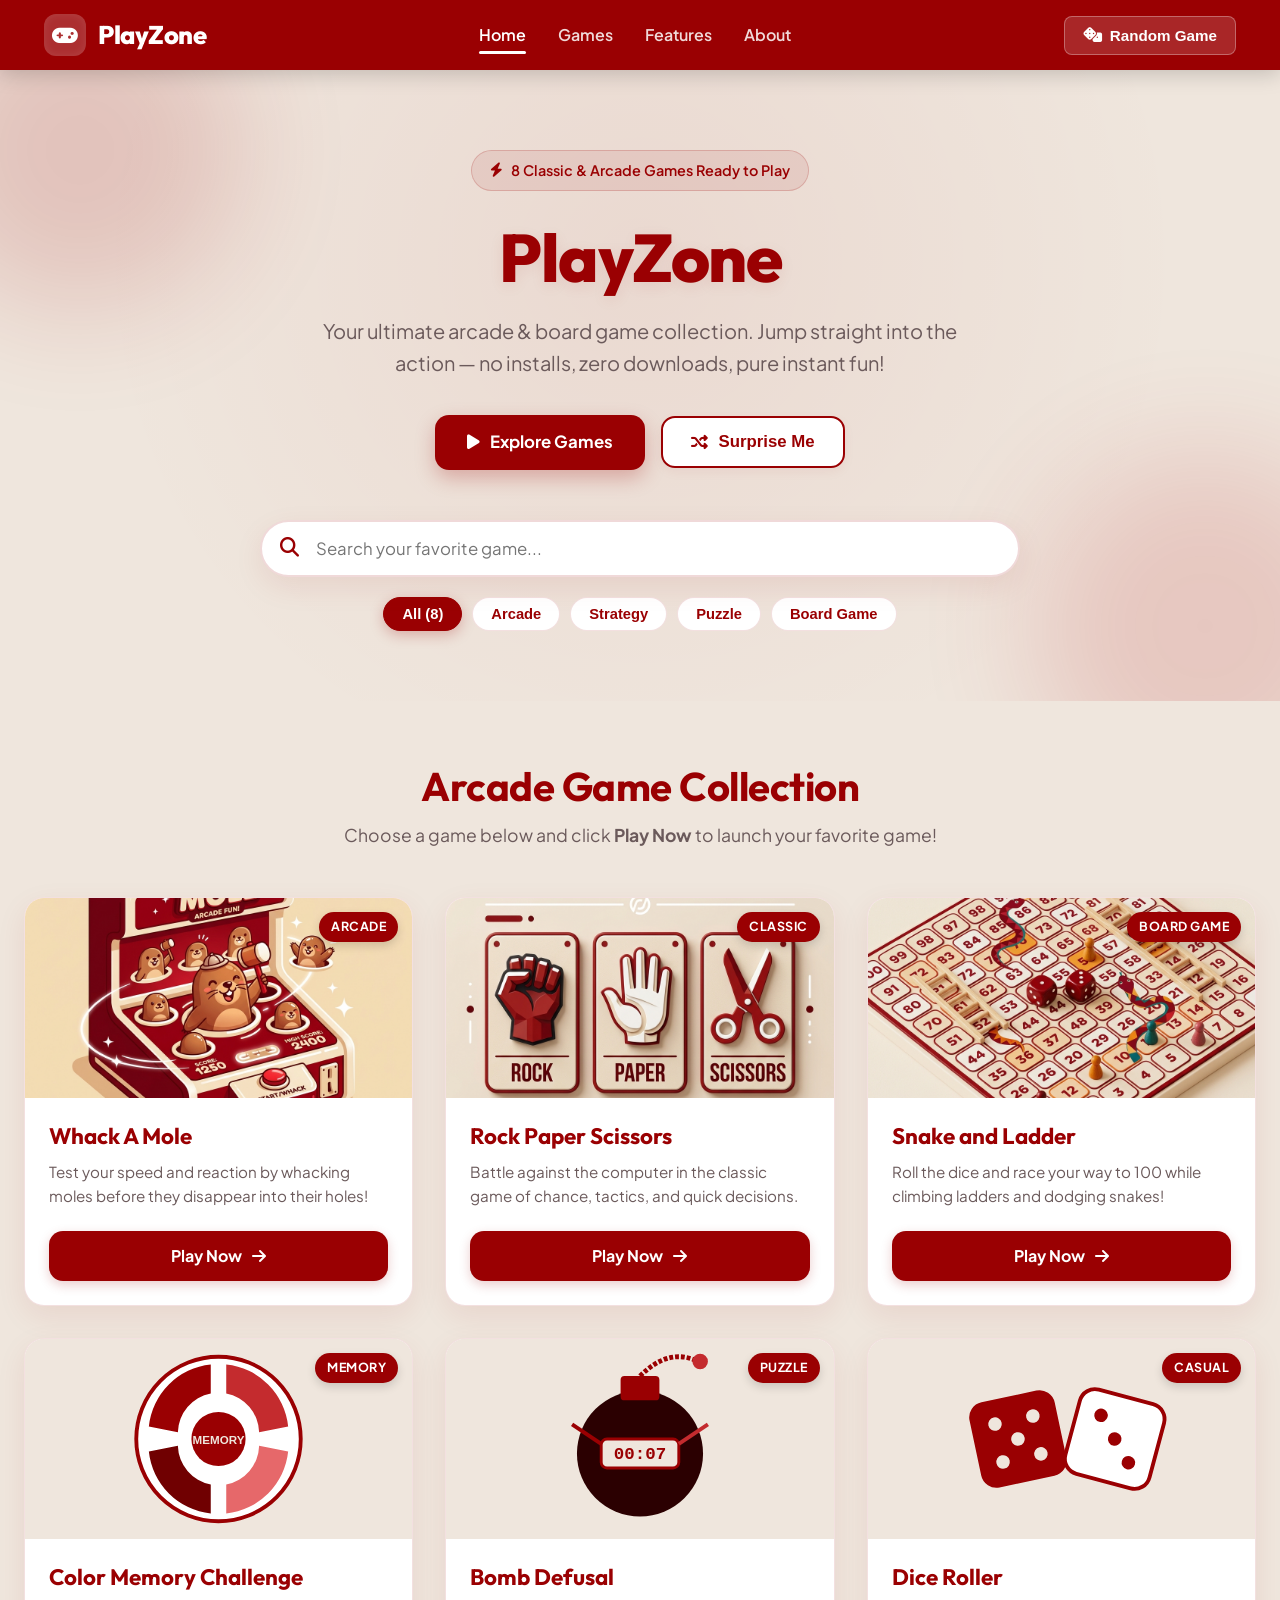
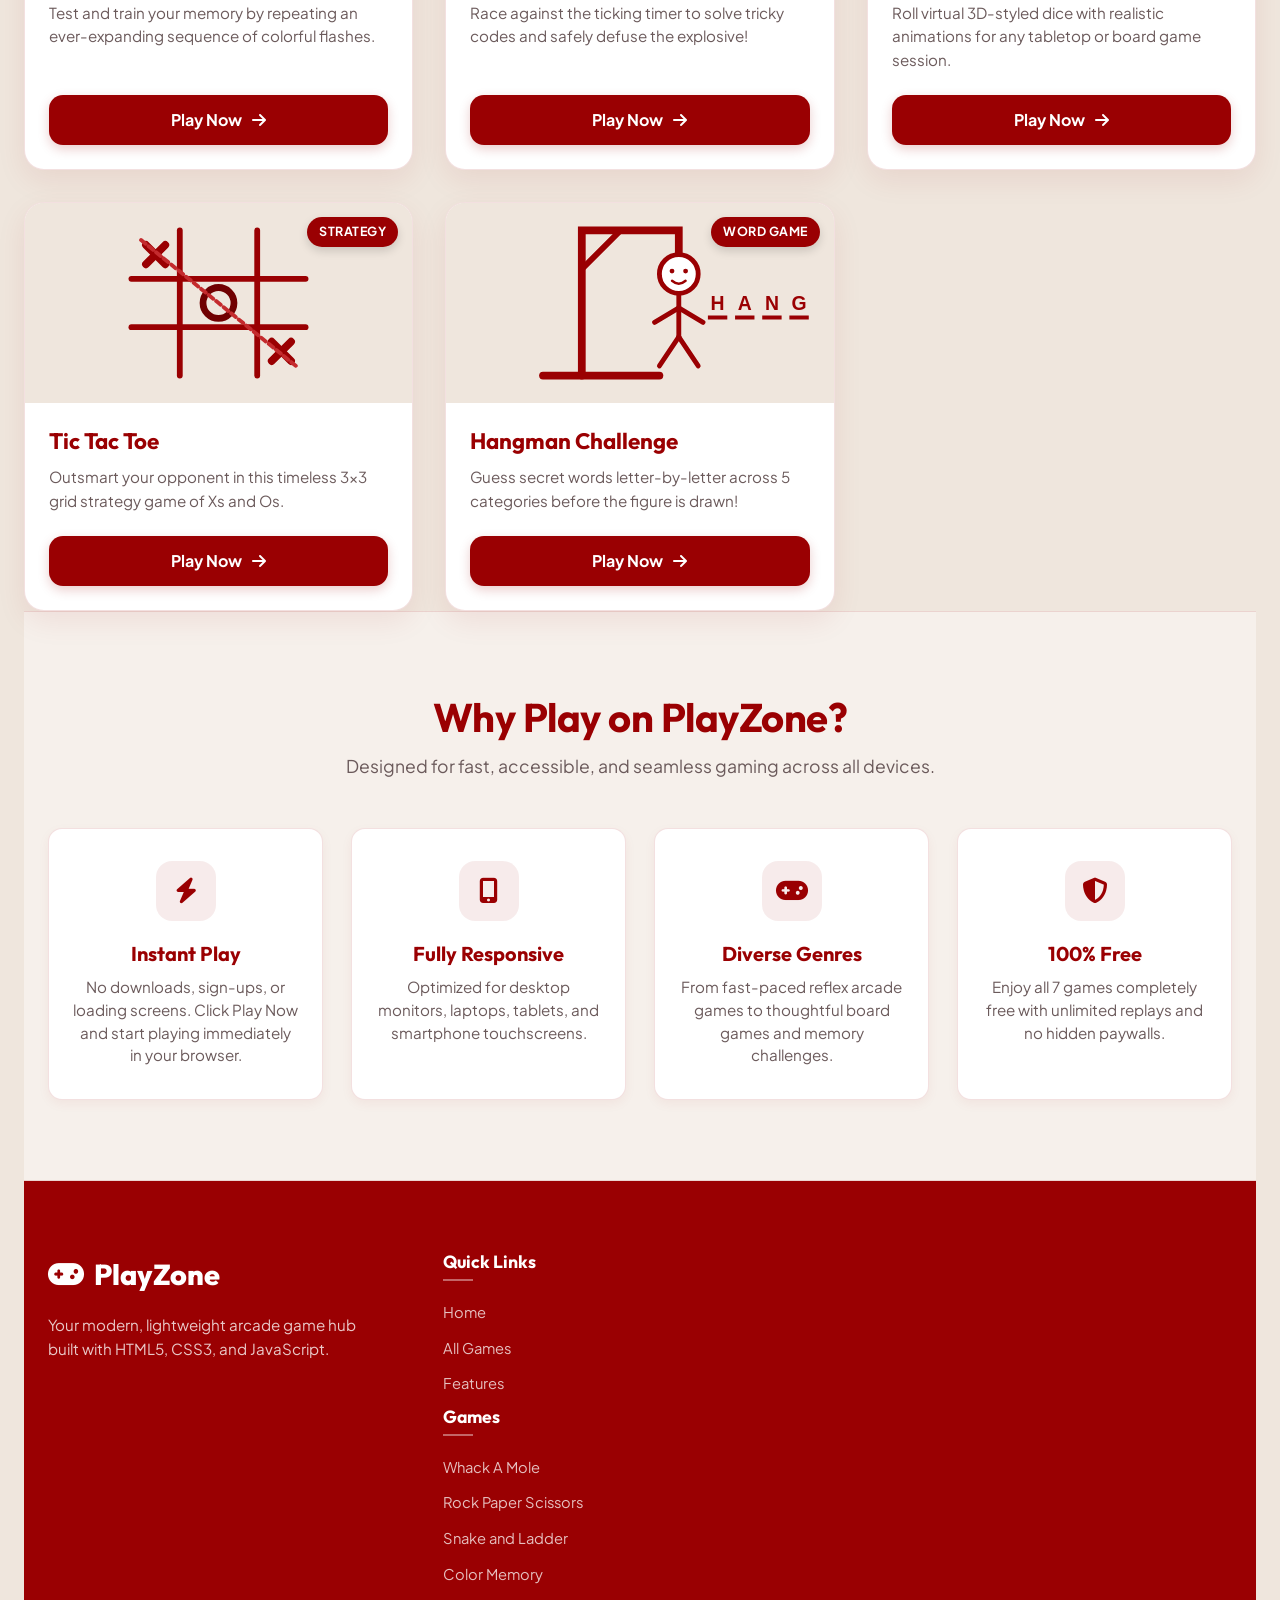
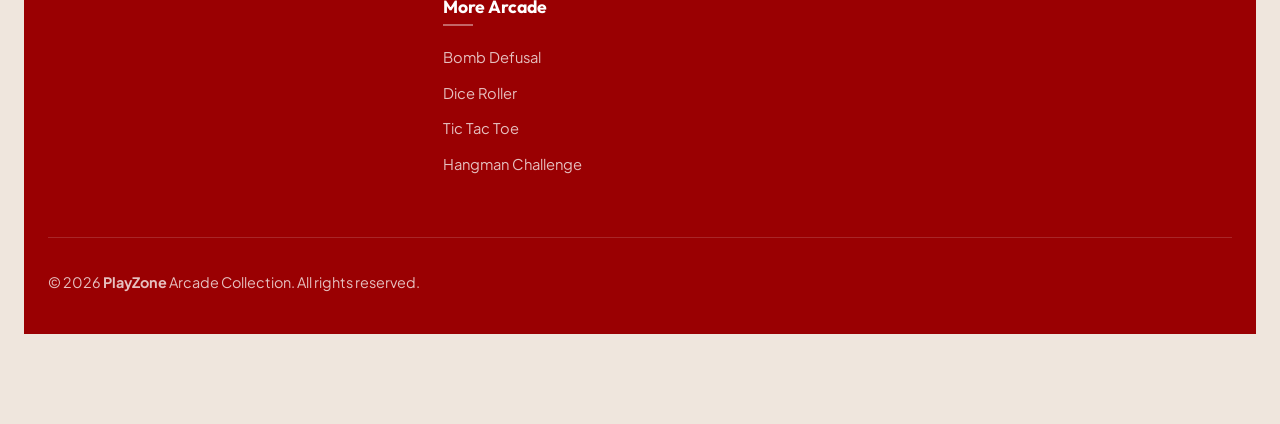
<file: index.html>
<!DOCTYPE html>
<html lang="en">
<head>
  <meta charset="UTF-8">
  <meta name="viewport" content="width=device-width, initial-scale=1.0">
  <meta name="description" content="PlayZone - Your ultimate arcade and board game collection. Play Whack A Mole, Rock Paper Scissors, Snake and Ladder, Color Memory, Bomb Defusal, Dice Roller, and Tic Tac Toe instantly!">
  <title>PlayZone | Arcade & Board Game Collection</title>
  
  <!-- Google Fonts -->
  <link rel="preconnect" href="https://fonts.googleapis.com">
  <link rel="preconnect" href="https://fonts.gstatic.com" crossorigin>
  <link href="https://fonts.googleapis.com/css2?family=Outfit:wght@400;500;600;700;800&family=Plus+Jakarta+Sans:wght@400;500;600;700&display=swap" rel="stylesheet">
  
  <!-- Font Awesome Icons -->
  <link rel="stylesheet" href="https://cdnjs.cloudflare.com/ajax/libs/font-awesome/6.4.0/css/all.min.css">
  
  <!-- Main Stylesheet -->
  <link rel="stylesheet" href="style.css">
</head>
<body>

  <!-- Navigation Bar -->
  <header class="navbar-header">
    <nav class="navbar" id="navbar">
      <div class="nav-container">
        <a href="#hero" class="nav-brand">
          <div class="brand-icon"><i class="fa-solid fa-gamepad"></i></div>
          <span class="brand-text">PlayZone</span>
        </a>
        
        <div class="nav-links" id="navLinks">
          <a href="#hero" class="nav-link active">Home</a>
          <a href="#games" class="nav-link">Games</a>
          <a href="#features" class="nav-link">Features</a>
          <a href="#about" class="nav-link">About</a>
        </div>

        <div class="nav-actions">
          <button class="random-play-btn" id="randomGameBtn" title="Play a Random Game">
            <i class="fa-solid fa-dice"></i> <span>Random Game</span>
          </button>
          <button class="mobile-toggle" id="mobileToggle" aria-label="Toggle navigation">
            <i class="fa-solid fa-bars"></i>
          </button>
        </div>
      </div>
    </nav>
  </header>

  <!-- Hero Section -->
  <section class="hero-section" id="hero">
    <div class="hero-bg-shapes">
      <div class="shape shape-1"></div>
      <div class="shape shape-2"></div>
    </div>
    
    <div class="hero-container">
      <div class="hero-badge">
        <i class="fa-solid fa-bolt"></i> 8 Classic & Arcade Games Ready to Play
      </div>
      
      <h1 class="hero-title">PlayZone</h1>
      <p class="hero-tagline">Your ultimate arcade & board game collection. Jump straight into the action — no installs, zero downloads, pure instant fun!</p>
      
      <div class="hero-cta-group">
        <a href="#games" class="btn-primary">
          <i class="fa-solid fa-play"></i> Explore Games
        </a>
        <button class="btn-secondary" id="heroRandomBtn">
          <i class="fa-solid fa-shuffle"></i> Surprise Me
        </button>
      </div>

      <!-- Quick Search & Filter Controls -->
      <div class="search-filter-wrapper">
        <div class="search-box">
          <i class="fa-solid fa-magnifying-glass search-icon"></i>
          <input type="text" id="searchInput" placeholder="Search your favorite game..." aria-label="Search games">
          <button class="clear-search" id="clearSearch" style="display:none;" aria-label="Clear search">
            <i class="fa-solid fa-xmark"></i>
          </button>
        </div>

        <div class="filter-pills" id="filterPills">
          <button class="filter-btn active" data-filter="all">All (8)</button>
          <button class="filter-btn" data-filter="arcade">Arcade</button>
          <button class="filter-btn" data-filter="strategy">Strategy</button>
          <button class="filter-btn" data-filter="puzzle">Puzzle</button>
          <button class="filter-btn" data-filter="board">Board Game</button>
        </div>
      </div>
    </div>
  </section>

  <!-- Main Content - Game Cards Grid -->
  <main class="main-content" id="games">
    <div class="section-container">
      <div class="section-header">
        <h2 class="section-title">Arcade Game Collection</h2>
        <p class="section-subtitle">Choose a game below and click <strong>Play Now</strong> to launch your favorite game!</p>
      </div>

      <!-- Responsive Games Grid -->
      <div class="games-grid" id="gamesGrid">

        <!-- Card 1: Whack A Mole -->
        <article class="game-card" data-category="arcade" data-name="whack a mole">
          <div class="card-image-wrapper">
            <span class="card-badge">Arcade</span>
            <img src="images/whack_a_mole.png" alt="Whack A Mole Game" class="card-img" loading="lazy">
          </div>
          <div class="card-content">
            <h3 class="game-title">Whack A Mole</h3>
            <p class="game-description">Test your speed and reaction by whacking moles before they disappear into their holes!</p>
            <div class="card-footer">
              <a href="whack-a-mole-main/index.html" class="play-btn" data-game-url="whack-a-mole-main/index.html" data-game-title="Whack A Mole">
                <span>Play Now</span>
                <i class="fa-solid fa-arrow-right"></i>
              </a>
            </div>
          </div>
        </article>

        <!-- Card 2: Rock Paper Scissors -->
        <article class="game-card" data-category="strategy" data-name="rock paper scissors">
          <div class="card-image-wrapper">
            <span class="card-badge">Classic</span>
            <img src="images/rock_paper_scissors.png" alt="Rock Paper Scissors Game" class="card-img" loading="lazy">
          </div>
          <div class="card-content">
            <h3 class="game-title">Rock Paper Scissors</h3>
            <p class="game-description">Battle against the computer in the classic game of chance, tactics, and quick decisions.</p>
            <div class="card-footer">
              <a href="RockPaperSciccior/index.html" class="play-btn" data-game-url="RockPaperSciccior/index.html" data-game-title="Rock Paper Scissors">
                <span>Play Now</span>
                <i class="fa-solid fa-arrow-right"></i>
              </a>
            </div>
          </div>
        </article>

        <!-- Card 3: Snake and Ladder -->
        <article class="game-card" data-category="board" data-name="snake and ladder">
          <div class="card-image-wrapper">
            <span class="card-badge">Board Game</span>
            <img src="images/snake_and_ladder.png" alt="Snake and Ladder Game" class="card-img" loading="lazy">
          </div>
          <div class="card-content">
            <h3 class="game-title">Snake and Ladder</h3>
            <p class="game-description">Roll the dice and race your way to 100 while climbing ladders and dodging snakes!</p>
            <div class="card-footer">
              <a href="SnakeAndLadder/index.html" class="play-btn" data-game-url="SnakeAndLadder/index.html" data-game-title="Snake and Ladder">
                <span>Play Now</span>
                <i class="fa-solid fa-arrow-right"></i>
              </a>
            </div>
          </div>
        </article>

        <!-- Card 4: Color Memory Challenge -->
        <article class="game-card" data-category="puzzle" data-name="color memory challenge">
          <div class="card-image-wrapper">
            <span class="card-badge">Memory</span>
            <img src="images/color_memory.svg" alt="Color Memory Challenge Game" class="card-img" loading="lazy">
          </div>
          <div class="card-content">
            <h3 class="game-title">Color Memory Challenge</h3>
            <p class="game-description">Test and train your memory by repeating an ever-expanding sequence of colorful flashes.</p>
            <div class="card-footer">
              <a href="Colors/index.html" class="play-btn" data-game-url="Colors/index.html" data-game-title="Color Memory Challenge">
                <span>Play Now</span>
                <i class="fa-solid fa-arrow-right"></i>
              </a>
            </div>
          </div>
        </article>

        <!-- Card 5: Bomb Defusal -->
        <article class="game-card" data-category="puzzle" data-name="bomb defusal">
          <div class="card-image-wrapper">
            <span class="card-badge">Puzzle</span>
            <img src="images/bomb_defusal.svg" alt="Bomb Defusal Game" class="card-img" loading="lazy">
          </div>
          <div class="card-content">
            <h3 class="game-title">Bomb Defusal</h3>
            <p class="game-description">Race against the ticking timer to solve tricky codes and safely defuse the explosive!</p>
            <div class="card-footer">
              <a href="BombDifusal/index.htm" class="play-btn" data-game-url="BombDifusal/index.htm" data-game-title="Bomb Defusal">
                <span>Play Now</span>
                <i class="fa-solid fa-arrow-right"></i>
              </a>
            </div>
          </div>
        </article>

        <!-- Card 6: Dice Roller -->
        <article class="game-card" data-category="arcade" data-name="dice roller">
          <div class="card-image-wrapper">
            <span class="card-badge">Casual</span>
            <img src="images/dice_roller.svg" alt="Dice Roller Game" class="card-img" loading="lazy">
          </div>
          <div class="card-content">
            <h3 class="game-title">Dice Roller</h3>
            <p class="game-description">Roll virtual 3D-styled dice with realistic animations for any tabletop or board game session.</p>
            <div class="card-footer">
              <a href="DiceRoller/index.html" class="play-btn" data-game-url="DiceRoller/index.html" data-game-title="Dice Roller">
                <span>Play Now</span>
                <i class="fa-solid fa-arrow-right"></i>
              </a>
            </div>
          </div>
        </article>

        <!-- Card 7: Tic Tac Toe -->
        <article class="game-card" data-category="strategy" data-name="tic tac toe">
          <div class="card-image-wrapper">
            <span class="card-badge">Strategy</span>
            <img src="images/tic_tac_toe.svg" alt="Tic Tac Toe Game" class="card-img" loading="lazy">
          </div>
          <div class="card-content">
            <h3 class="game-title">Tic Tac Toe</h3>
            <p class="game-description">Outsmart your opponent in this timeless 3x3 grid strategy game of Xs and Os.</p>
            <div class="card-footer">
              <a href="Tic Tac Toe/index.html" class="play-btn" data-game-url="Tic%20Tac%20Toe/index.html" data-game-title="Tic Tac Toe">
                <span>Play Now</span>
                <i class="fa-solid fa-arrow-right"></i>
              </a>
            </div>
          </div>
        </article>

        <!-- Card 8: Hangman Challenge -->
        <article class="game-card" data-category="puzzle" data-name="hangman challenge word guessing">
          <div class="card-image-wrapper">
            <span class="card-badge">Word Game</span>
            <img src="images/hangman.svg" alt="Hangman Challenge Game" class="card-img" loading="lazy">
          </div>
          <div class="card-content">
            <h3 class="game-title">Hangman Challenge</h3>
            <p class="game-description">Guess secret words letter-by-letter across 5 categories before the figure is drawn!</p>
            <div class="card-footer">
              <a href="Hangman/index.html" class="play-btn" data-game-url="Hangman/index.html" data-game-title="Hangman Challenge">
                <span>Play Now</span>
                <i class="fa-solid fa-arrow-right"></i>
              </a>
            </div>
          </div>
        </article>

      </div>

      <!-- No Results State -->
      <div class="no-results" id="noResults" style="display: none;">
        <i class="fa-solid fa-face-frown no-results-icon"></i>
        <h3>No Games Found</h3>
        <p>We couldn't find any games matching your search criteria.</p>
        <button class="btn-primary" id="resetSearchBtn">Reset Filters</button>
      </div>

    </div>
  </section>

  <!-- Features Section -->
  <section class="features-section" id="features">
    <div class="section-container">
      <div class="section-header">
        <h2 class="section-title">Why Play on PlayZone?</h2>
        <p class="section-subtitle">Designed for fast, accessible, and seamless gaming across all devices.</p>
      </div>

      <div class="features-grid">
        <div class="feature-card">
          <div class="feature-icon"><i class="fa-solid fa-bolt"></i></div>
          <h4>Instant Play</h4>
          <p>No downloads, sign-ups, or loading screens. Click Play Now and start playing immediately in your browser.</p>
        </div>

        <div class="feature-card">
          <div class="feature-icon"><i class="fa-solid fa-mobile-screen-button"></i></div>
          <h4>Fully Responsive</h4>
          <p>Optimized for desktop monitors, laptops, tablets, and smartphone touchscreens.</p>
        </div>

        <div class="feature-card">
          <div class="feature-icon"><i class="fa-solid fa-gamepad"></i></div>
          <h4>Diverse Genres</h4>
          <p>From fast-paced reflex arcade games to thoughtful board games and memory challenges.</p>
        </div>

        <div class="feature-card">
          <div class="feature-icon"><i class="fa-solid fa-shield-halved"></i></div>
          <h4>100% Free</h4>
          <p>Enjoy all 7 games completely free with unlimited replays and no hidden paywalls.</p>
        </div>
      </div>
    </div>
  </section>

  <!-- Interactive Game Modal Player (Optional Overlay Launcher) -->
  <div class="game-modal" id="gameModal" aria-hidden="true">
    <div class="modal-overlay" id="modalOverlay"></div>
    <div class="modal-container">
      <div class="modal-header">
        <div class="modal-title-group">
          <i class="fa-solid fa-gamepad modal-icon"></i>
          <h3 id="modalGameTitle">Playing Game</h3>
        </div>
        <div class="modal-actions">
          <a href="#" id="modalExternalLink" target="_blank" class="modal-btn" title="Open in new tab">
            <i class="fa-solid fa-arrow-up-right-from-square"></i> Open Full Page
          </a>
          <button class="modal-close" id="modalCloseBtn" aria-label="Close modal">
            <i class="fa-solid fa-xmark"></i>
          </button>
        </div>
      </div>
      <div class="modal-body">
        <iframe id="gameIframe" src="" title="Game Player" frameborder="0" allowfullscreen></iframe>
      </div>
    </div>
  </div>

  <!-- Footer -->
  <footer class="footer" id="about">
    <div class="footer-container">
      <div class="footer-brand">
        <div class="brand-logo">
          <i class="fa-solid fa-gamepad"></i> PlayZone
        </div>
        <p class="footer-desc">Your modern, lightweight arcade game hub built with HTML5, CSS3, and JavaScript.</p>
      </div>

      <div class="footer-links-group">
        <div class="footer-col">
          <h5>Quick Links</h5>
          <ul>
            <li><a href="#hero">Home</a></li>
            <li><a href="#games">All Games</a></li>
            <li><a href="#features">Features</a></li>
          </ul>
        </div>
        
        <div class="footer-col">
          <h5>Games</h5>
          <ul>
            <li><a href="whack-a-mole-main/index.html">Whack A Mole</a></li>
            <li><a href="RockPaperSciccior/index.html">Rock Paper Scissors</a></li>
            <li><a href="SnakeAndLadder/index.html">Snake and Ladder</a></li>
            <li><a href="Colors/index.html">Color Memory</a></li>
          </ul>
        </div>

        <div class="footer-col">
          <h5>More Arcade</h5>
          <ul>
            <li><a href="BombDifusal/index.htm">Bomb Defusal</a></li>
            <li><a href="DiceRoller/index.html">Dice Roller</a></li>
            <li><a href="Tic Tac Toe/index.html">Tic Tac Toe</a></li>
            <li><a href="Hangman/index.html">Hangman Challenge</a></li>
          </ul>
        </div>
      </div>
    </div>

    <div class="footer-bottom">
      <p>&copy; 2026 <strong>PlayZone</strong> Arcade Collection. All rights reserved.</p>
      <button class="scroll-top-btn" id="scrollTopBtn" title="Back to top">
        <i class="fa-solid fa-arrow-up"></i>
      </button>
    </div>
  </footer>

  <!-- Script -->
  <script src="script.js"></script>
</body>
</html>
</file>
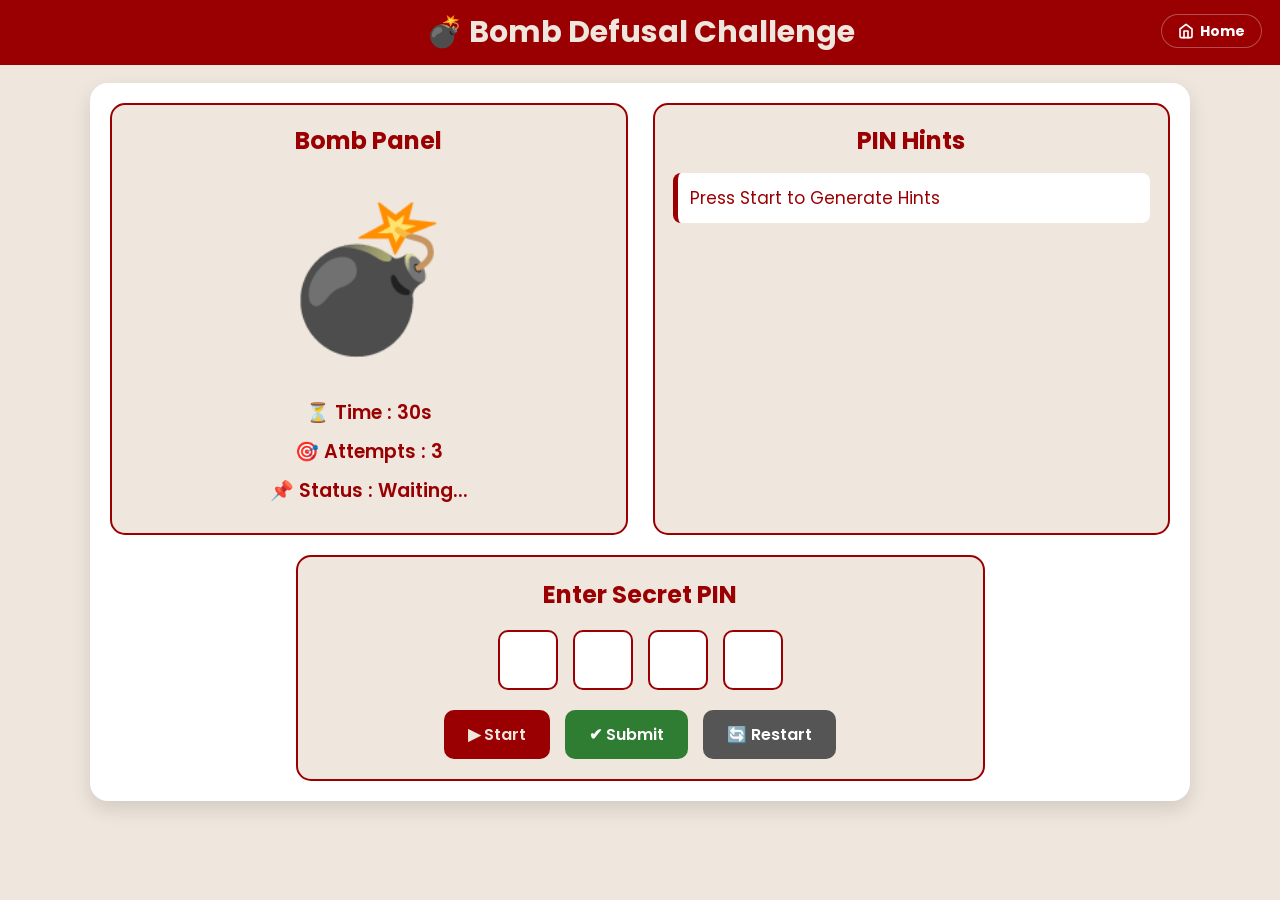
<file: BombDifusal/index.htm>
<!DOCTYPE html>
<html lang="en">
<head>
    <meta charset="UTF-8">
    <meta name="viewport" content="width=device-width, initial-scale=1.0">
    <title>Bomb Defusal Challenge</title>

    <link rel="stylesheet" href="style.css">
</head>
<body>

    <!-- PlayZone Home Button -->
    <a href="../index.html" class="playzone-home-btn" title="Back to PlayZone Home" style="position: fixed; top: 14px; right: 18px; z-index: 99999; background-color: #9a0002; color: #ffffff !important; padding: 8px 16px; border-radius: 30px; font-family: system-ui, -apple-system, sans-serif; font-weight: 700; font-size: 14px; text-decoration: none !important; display: inline-flex; align-items: center; gap: 6px; box-shadow: 0 4px 14px rgba(154, 0, 2, 0.35); border: 1.5px solid rgba(255, 255, 255, 0.3); transition: all 0.25s ease; line-height: 1;">
        <svg width="16" height="16" viewBox="0 0 24 24" fill="none" stroke="currentColor" stroke-width="2.5" stroke-linecap="round" stroke-linejoin="round"><path d="M3 9l9-7 9 7v11a2 2 0 0 1-2 2H5a2 2 0 0 1-2-2z"></path><polyline points="9 22 9 12 15 12 15 22"></polyline></svg>
        <span>Home</span>
    </a>

    <!-- ================= NAVBAR ================= -->

    <nav>
        <h2>💣 Bomb Defusal Challenge</h2>
    </nav>

    <!-- ================= MAIN CONTAINER ================= -->

    <div class="container">

        <!-- ================= TOP SECTION ================= -->

        <div class="top-section">

            <!-- ========= Bomb Panel ========= -->

            <div class="panel bomb-panel">

                <h2>Bomb Panel</h2>

                <div id="bombImage" class="bomb">
    💣
</div>

                <div class="details">

                    <p>
                        ⏳ Time :
                        <span id="timer">30</span>s
                    </p>

                    <p>
                        🎯 Attempts :
                        <span id="attempts">3</span>
                    </p>

                    <p>
                        📌 Status :
                        <span id="status">Waiting...</span>
                    </p>

                </div>

            </div>

            <!-- ========= Hint Panel ========= -->

            <div class="panel hint-panel">

                <h2>PIN Hints</h2>

                <ul id="hintList">

                    <li>Press Start to Generate Hints</li>

                </ul>

            </div>

        </div>

        <!-- ================= PIN PANEL ================= -->

        <div class="pin-panel">

            <h2>Enter Secret PIN</h2>

            <div class="pin-box">

                <input type="text" maxlength="1" class="pin-input">

                <input type="text" maxlength="1" class="pin-input">

                <input type="text" maxlength="1" class="pin-input">

                <input type="text" maxlength="1" class="pin-input">

            </div>

            <div class="buttons">

                <button id="startBtn">
                    ▶ Start
                </button>

                <button id="submitBtn">
                    ✔ Submit
                </button>

                <button id="restartBtn">
                    🔄 Restart
                </button>

            </div>

        </div>

    </div>

    <script src="script.js"></script>

</body>
</html>
</file>
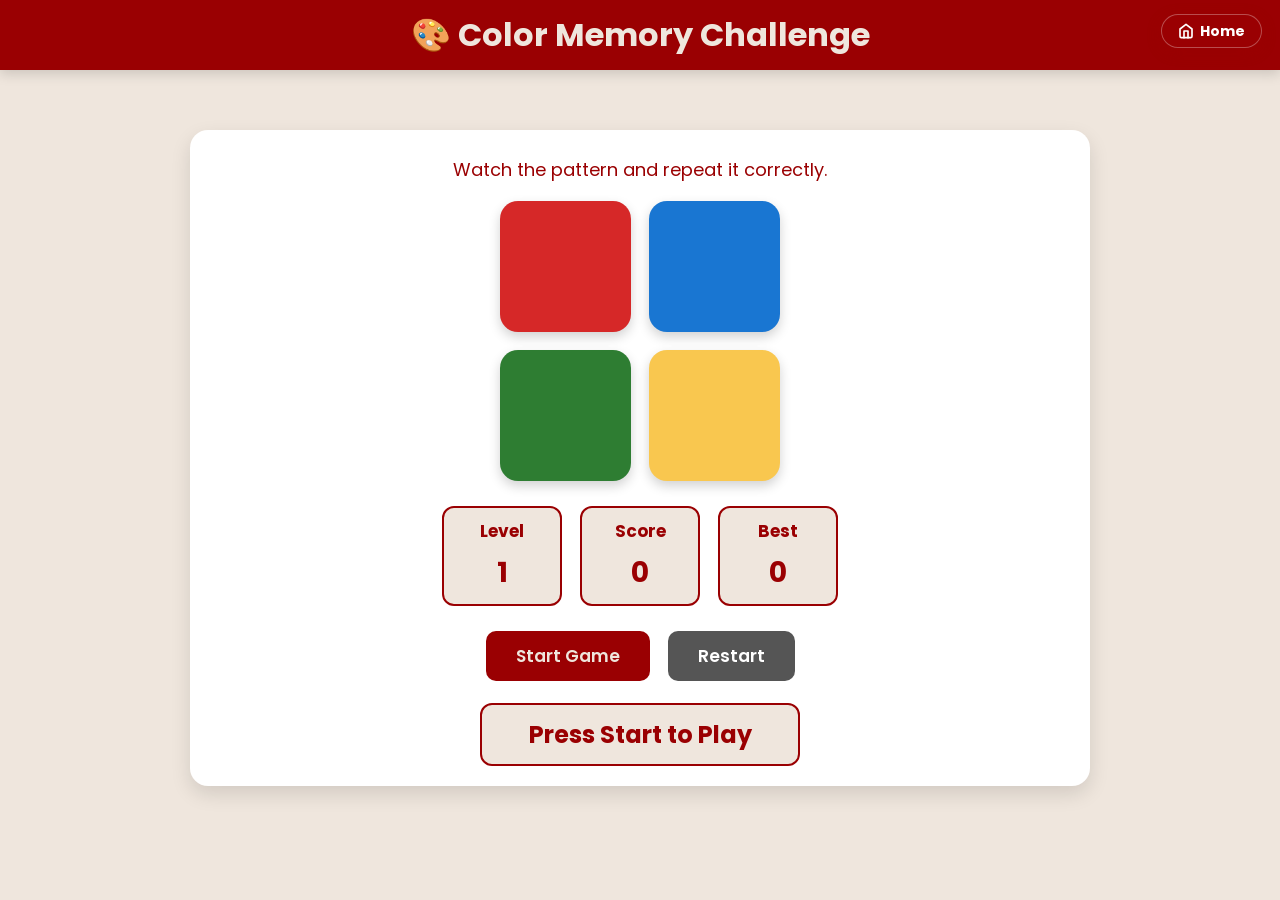
<file: Colors/index.html>
<!DOCTYPE html>
<html lang="en">
<head>
    <meta charset="UTF-8">
    <meta name="viewport" content="width=device-width, initial-scale=1.0">
    <title>Color Memory Challenge</title>
    <link rel="stylesheet" href="style.css">
</head>
<body>
    <!-- PlayZone Home Button -->
    <a href="../index.html" class="playzone-home-btn" title="Back to PlayZone Home" style="position: fixed; top: 14px; right: 18px; z-index: 99999; background-color: #9a0002; color: #ffffff !important; padding: 8px 16px; border-radius: 30px; font-family: system-ui, -apple-system, sans-serif; font-weight: 700; font-size: 14px; text-decoration: none !important; display: inline-flex; align-items: center; gap: 6px; box-shadow: 0 4px 14px rgba(154, 0, 2, 0.35); border: 1.5px solid rgba(255, 255, 255, 0.3); transition: all 0.25s ease; line-height: 1;">
        <svg width="16" height="16" viewBox="0 0 24 24" fill="none" stroke="currentColor" stroke-width="2.5" stroke-linecap="round" stroke-linejoin="round"><path d="M3 9l9-7 9 7v11a2 2 0 0 1-2 2H5a2 2 0 0 1-2-2z"></path><polyline points="9 22 9 12 15 12 15 22"></polyline></svg>
        <span>Home</span>
    </a>
    <!-- ================= NAVBAR ================= -->
    <nav class="navbar">
        <h2>🎨 Color Memory Challenge</h2>
    </nav>
    <!-- ================= MAIN CONTAINER ================= -->
    <div class="container">
        <p class="subtitle">
            Watch the pattern and repeat it correctly.
        </p>
        <!-- ================= GAME BOARD ================= -->
        <div class="game-board">
            <button class="color red" data-color="red"></button>
            <button class="color blue" data-color="blue"></button>
            <button class="color green" data-color="green"></button>
            <button class="color yellow" data-color="yellow"></button>
        </div>
         <!-- ================= SCORE ================= -->
         <div class="score-board">
            <div class="score-box">
                <h3>Level</h3>
                <span id="level">1</span>
            </div>
            <div class="score-box">
                <h3>Score</h3>
                <span id="score">0</span>
            </div>
            <div class="score-box">
                <h3>Best</h3>
                <span id="bestScore">0</span>
            </div>
        </div>
        <!-- ================= BUTTONS ================= -->
        <div class="buttons">
            <button id="startBtn">
                Start Game
            </button>
            <button id="restartBtn">
                Restart
            </button>
        </div>
        <!-- ================= STATUS ================= -->
        <div class="status">
            <h2 id="message">
                Press Start to Play
            </h2>
        </div>
    </div>
    <script src="script.js"></script>
</body>
</html>
</file>
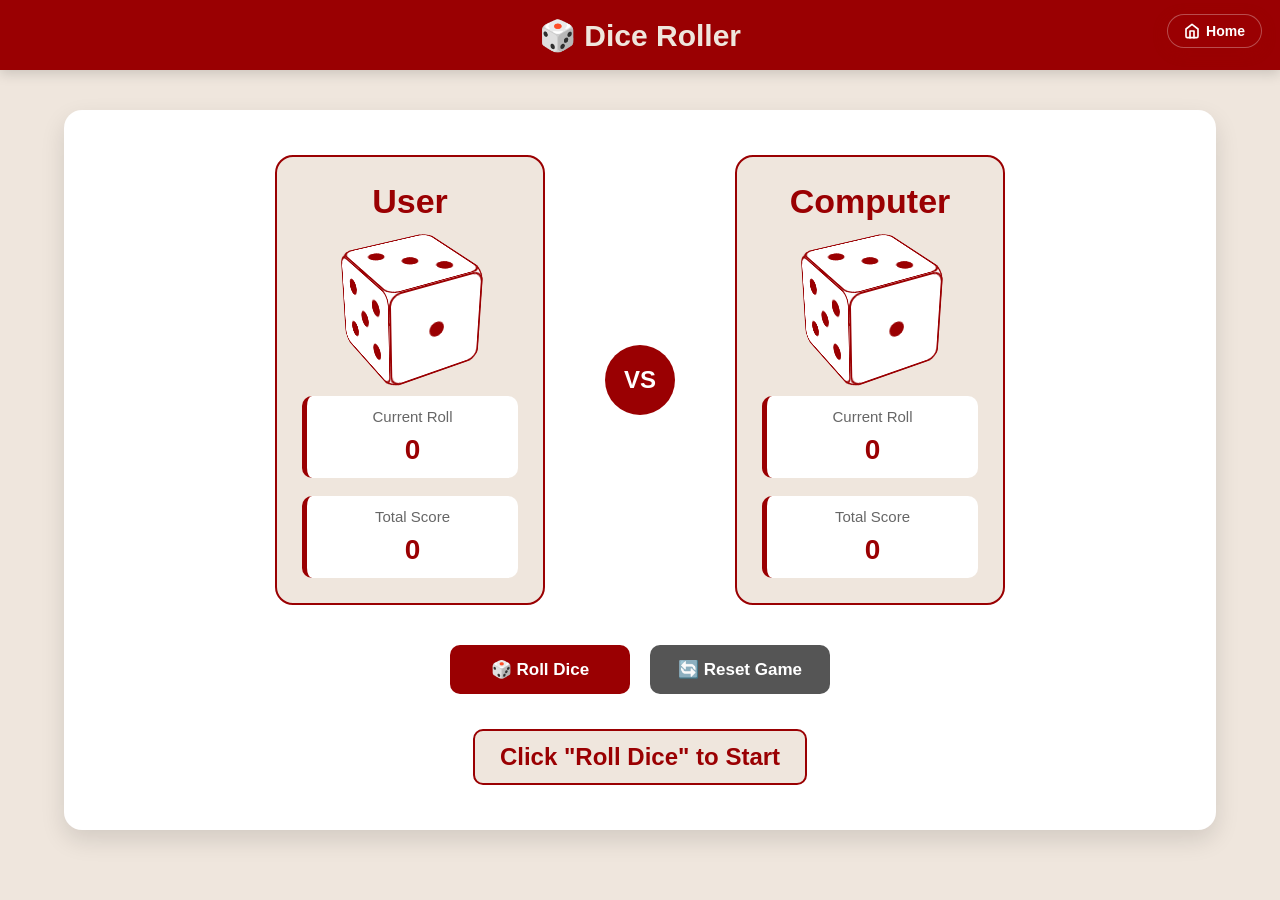
<file: DiceRoller/index.html>
<!DOCTYPE html>
<html lang="en">

<head>

    <meta charset="UTF-8">

    <meta name="viewport" content="width=device-width, initial-scale=1.0">

    <title>Dice Roller Game</title>

    <link rel="stylesheet" href="styles.css">

</head>

<body>

    <!-- PlayZone Home Button -->
    <a href="../index.html" class="playzone-home-btn" title="Back to PlayZone Home" style="position: fixed; top: 14px; right: 18px; z-index: 99999; background-color: #9a0002; color: #ffffff !important; padding: 8px 16px; border-radius: 30px; font-family: system-ui, -apple-system, sans-serif; font-weight: 700; font-size: 14px; text-decoration: none !important; display: inline-flex; align-items: center; gap: 6px; box-shadow: 0 4px 14px rgba(154, 0, 2, 0.35); border: 1.5px solid rgba(255, 255, 255, 0.3); transition: all 0.25s ease; line-height: 1;">
        <svg width="16" height="16" viewBox="0 0 24 24" fill="none" stroke="currentColor" stroke-width="2.5" stroke-linecap="round" stroke-linejoin="round"><path d="M3 9l9-7 9 7v11a2 2 0 0 1-2 2H5a2 2 0 0 1-2-2z"></path><polyline points="9 22 9 12 15 12 15 22"></polyline></svg>
        <span>Home</span>
    </a>

    <!-- ================= NAVBAR ================= -->

    <nav class="navbar">
        <div class="logo">
            🎲 Dice Roller
        </div>
    </nav>

    <!-- ================= MAIN CONTAINER ================= -->
    
    <main class="container">
        <!-- Players -->

        <section class="players">

            <!-- USER -->

            <div class="player">

                <h2>User</h2>

                <div class="scene">

                    <div class="cube" id="userCube">

                        <div class="face front" data-num="1"></div>
                        <div class="face back" data-num="6"></div>
                        <div class="face right" data-num="2"></div>
                        <div class="face left" data-num="5"></div>
                        <div class="face top" data-num="3"></div>
                        <div class="face bottom" data-num="4"></div>

                    </div>

                </div>

                <div class="score-card">

                    <span>Current Roll</span>

                    <h3 id="userRoll">0</h3>

                </div>

                <div class="score-card">

                    <span>Total Score</span>

                    <h3 id="userTotal">0</h3>

                </div>

            </div>

            <!-- VS -->

            <div class="vs">

                VS

            </div>

            <!-- COMPUTER -->

            <div class="player">

                <h2>Computer</h2>

                <div class="scene">

                    <div class="cube" id="computerCube">

                        <div class="face front" data-num="1"></div>
                        <div class="face back" data-num="6"></div>
                        <div class="face right" data-num="2"></div>
                        <div class="face left" data-num="5"></div>
                        <div class="face top" data-num="3"></div>
                        <div class="face bottom" data-num="4"></div>

                    </div>

                </div>

                <div class="score-card">

                    <span>Current Roll</span>

                    <h3 id="computerRoll">0</h3>

                </div>

                <div class="score-card">

                    <span>Total Score</span>

                    <h3 id="computerTotal">0</h3>

                </div>

            </div>

        </section>

        <!-- Buttons -->

        <div class="buttons">

            <button id="rollBtn">

                🎲 Roll Dice

            </button>

            <button id="quitBtn">

                🔄 Reset Game

            </button>

        </div>

        <!-- Result -->

        <div class="result-box">

            <h2 id="result">

                Click "Roll Dice" to Start

            </h2>

        </div>

    </main>

    <script src="script.js"></script>

</body>

</html>
</file>
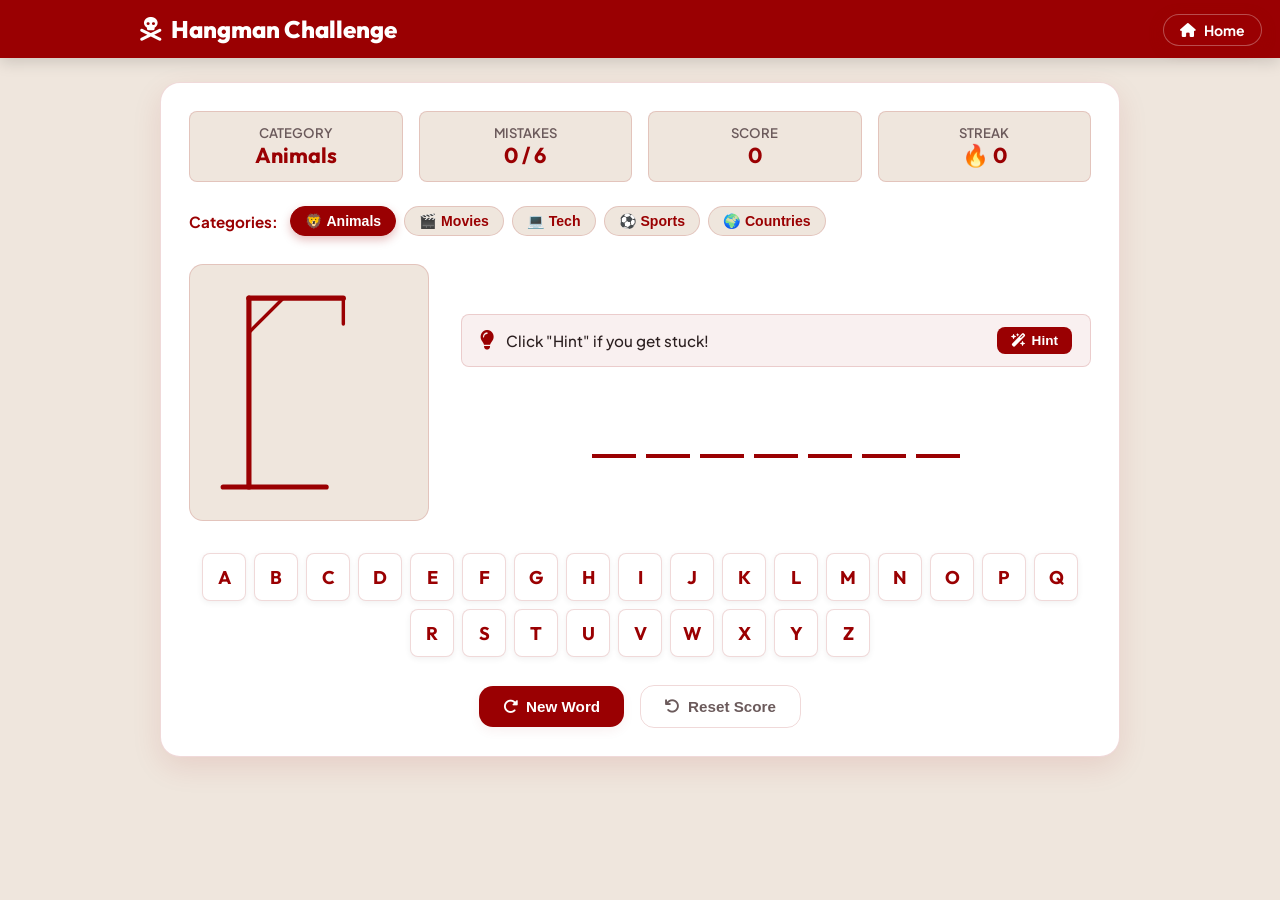
<file: Hangman/index.html>
<!DOCTYPE html>
<html lang="en">
<head>
  <meta charset="UTF-8">
  <meta name="viewport" content="width=device-width, initial-scale=1.0">
  <meta name="description" content="Hangman Game - Play the classic word guessing game online on PlayZone!">
  <title>Hangman Challenge | PlayZone</title>

  <!-- Google Fonts -->
  <link rel="preconnect" href="https://fonts.googleapis.com">
  <link rel="preconnect" href="https://fonts.gstatic.com" crossorigin>
  <link href="https://fonts.googleapis.com/css2?family=Outfit:wght@400;600;700;800&family=Plus+Jakarta+Sans:wght@400;500;600;700&display=swap" rel="stylesheet">
  
  <!-- Font Awesome Icons -->
  <link rel="stylesheet" href="https://cdnjs.cloudflare.com/ajax/libs/font-awesome/6.4.0/css/all.min.css">
  
  <link rel="stylesheet" href="style.css">
</head>
<body>

  <!-- Fixed Top-Right Home Button -->
  <a href="../index.html" class="playzone-home-btn" title="Back to PlayZone Home">
    <i class="fa-solid fa-house"></i>
    <span>Home</span>
  </a>

  <!-- Header Navigation -->
  <header class="navbar">
    <div class="nav-container">
      <div class="logo">
        <i class="fa-solid fa-skull-crossbones"></i>
        <span>Hangman Challenge</span>
      </div>
    </div>
  </header>

  <!-- Main Game Container -->
  <main class="game-container">
    
    <!-- Top Stats Bar -->
    <div class="stats-bar">
      <div class="stat-box">
        <span class="stat-label">Category</span>
        <span class="stat-value" id="currentCategory">Animals</span>
      </div>

      <div class="stat-box">
        <span class="stat-label">Mistakes</span>
        <span class="stat-value" id="mistakesCount">0 / 6</span>
      </div>

      <div class="stat-box">
        <span class="stat-label">Score</span>
        <span class="stat-value" id="scoreDisplay">0</span>
      </div>

      <div class="stat-box">
        <span class="stat-label">Streak</span>
        <span class="stat-value" id="streakDisplay">🔥 0</span>
      </div>
    </div>

    <!-- Category Selector Buttons -->
    <div class="category-selector">
      <span class="selector-label">Categories:</span>
      <div class="category-pills">
        <button class="cat-btn active" data-category="animals">🦁 Animals</button>
        <button class="cat-btn" data-category="movies">🎬 Movies</button>
        <button class="cat-btn" data-category="tech">💻 Tech</button>
        <button class="cat-btn" data-category="sports">⚽ Sports</button>
        <button class="cat-btn" data-category="countries">🌍 Countries</button>
      </div>
    </div>

    <!-- Central Game Play Area -->
    <div class="play-area">
      
      <!-- Left: Hangman SVG Scaffold & Figure -->
      <div class="hangman-box">
        <svg id="hangmanSvg" viewBox="0 0 240 260" width="100%" height="100%">
          <!-- Base & Gallows -->
          <line x1="20" y1="240" x2="140" y2="240" stroke="#9a0002" stroke-width="6" stroke-linecap="round"/>
          <line x1="50" y1="240" x2="50" y2="20" stroke="#9a0002" stroke-width="6" stroke-linecap="round"/>
          <line x1="50" y1="20" x2="160" y2="20" stroke="#9a0002" stroke-width="6" stroke-linecap="round"/>
          <line x1="50" y1="60" x2="90" y2="20" stroke="#9a0002" stroke-width="4" stroke-linecap="round"/>
          <line x1="160" y1="20" x2="160" y2="50" stroke="#9a0002" stroke-width="4" stroke-linecap="round"/>

          <!-- Body Parts (Hidden initially, shown on wrong guess) -->
          <!-- 1. Head -->
          <circle id="part-head" class="body-part" cx="160" cy="75" r="22" fill="#ffffff" stroke="#9a0002" stroke-width="4"/>
          <!-- Face Eyes & Smile -->
          <g id="part-face" class="body-part">
            <line x1="152" y1="70" x2="158" y2="76" stroke="#9a0002" stroke-width="2.5"/>
            <line x1="158" y1="70" x2="152" y2="76" stroke="#9a0002" stroke-width="2.5"/>
            <line x1="162" y1="70" x2="168" y2="76" stroke="#9a0002" stroke-width="2.5"/>
            <line x1="168" y1="70" x2="162" y2="76" stroke="#9a0002" stroke-width="2.5"/>
            <path d="M 152 86 Q 160 80 168 86" stroke="#9a0002" stroke-width="2.5" fill="none"/>
          </g>

          <!-- 2. Body / Torso -->
          <line id="part-body" class="body-part" x1="160" y1="97" x2="160" y2="160" stroke="#9a0002" stroke-width="4" stroke-linecap="round"/>

          <!-- 3. Left Arm -->
          <line id="part-left-arm" class="body-part" x1="160" y1="115" x2="130" y2="140" stroke="#9a0002" stroke-width="4" stroke-linecap="round"/>

          <!-- 4. Right Arm -->
          <line id="part-right-arm" class="body-part" x1="160" y1="115" x2="190" y2="140" stroke="#9a0002" stroke-width="4" stroke-linecap="round"/>

          <!-- 5. Left Leg -->
          <line id="part-left-leg" class="body-part" x1="160" y1="160" x2="135" y2="200" stroke="#9a0002" stroke-width="4" stroke-linecap="round"/>

          <!-- 6. Right Leg -->
          <line id="part-right-leg" class="body-part" x1="160" y1="160" x2="185" y2="200" stroke="#9a0002" stroke-width="4" stroke-linecap="round"/>
        </svg>
      </div>

      <!-- Right: Word & Hint Display -->
      <div class="word-section">
        
        <div class="hint-container">
          <i class="fa-solid fa-lightbulb hint-icon"></i>
          <span id="hintText">Click "Hint" if you get stuck!</span>
          <button class="hint-btn" id="hintBtn" title="Get a hint">
            <i class="fa-solid fa-wand-magic-sparkles"></i> Hint
          </button>
        </div>

        <!-- Hidden Word Letter Containers -->
        <div class="word-display" id="wordDisplay">
          <!-- Dynamically populated via JS -->
        </div>

      </div>
    </div>

    <!-- On-screen Keyboard -->
    <div class="keyboard-container" id="keyboard">
      <!-- Generated via JS -->
    </div>

    <!-- Control Buttons -->
    <div class="controls-row">
      <button class="action-btn restart-btn" id="newWordBtn">
        <i class="fa-solid fa-rotate-right"></i> New Word
      </button>
      <button class="action-btn reset-score-btn" id="resetScoreBtn">
        <i class="fa-solid fa-arrow-rotate-left"></i> Reset Score
      </button>
    </div>

  </main>

  <!-- Result Modal (Win / Lose) -->
  <div class="modal" id="resultModal">
    <div class="modal-overlay"></div>
    <div class="modal-content">
      <div class="modal-icon" id="modalIcon">🎉</div>
      <h2 id="modalTitle">You Won!</h2>
      <p id="modalMessage">Great job guessing the word!</p>
      
      <div class="word-reveal-box">
        <span>The Secret Word was:</span>
        <strong id="revealedWord">HANGMAN</strong>
      </div>

      <div class="modal-buttons">
        <button class="action-btn modal-next-btn" id="modalNextBtn">
          <i class="fa-solid fa-play"></i> Next Word
        </button>
      </div>
    </div>
  </div>

  <script src="script.js"></script>
</body>
</html>
</file>
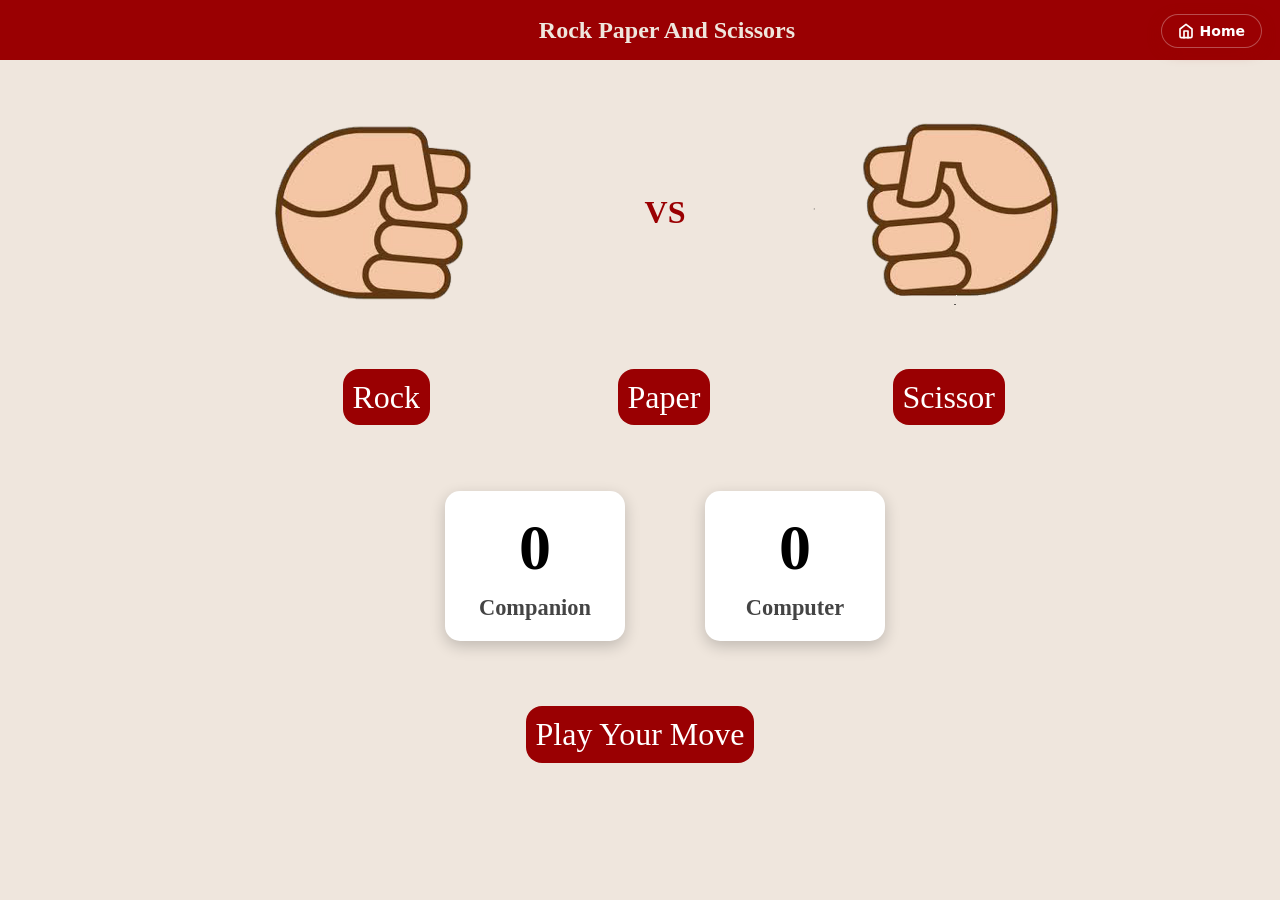
<file: RockPaperScissor/index.html>
<!DOCTYPE html>
<html lang="en">
<head>
    <meta charset="UTF-8">
    <meta name="viewport" content="width=device-width, initial-scale=1.0">
    <link rel="stylesheet" href="styles.css">
    <title>Document</title>
</head>
<body>
    <!-- PlayZone Home Button -->
    <a href="../index.html" class="playzone-home-btn" title="Back to PlayZone Home" style="position: fixed; top: 14px; right: 18px; z-index: 99999; background-color: #9a0002; color: #ffffff !important; padding: 8px 16px; border-radius: 30px; font-family: system-ui, -apple-system, sans-serif; font-weight: 700; font-size: 14px; text-decoration: none !important; display: inline-flex; align-items: center; gap: 6px; box-shadow: 0 4px 14px rgba(154, 0, 2, 0.35); border: 1.5px solid rgba(255, 255, 255, 0.3); transition: all 0.25s ease; line-height: 1;">
        <svg width="16" height="16" viewBox="0 0 24 24" fill="none" stroke="currentColor" stroke-width="2.5" stroke-linecap="round" stroke-linejoin="round"><path d="M3 9l9-7 9 7v11a2 2 0 0 1-2 2H5a2 2 0 0 1-2-2z"></path><polyline points="9 22 9 12 15 12 15 22"></polyline></svg>
        <span>Home</span>
    </a>
    <div id="nav">
       <h1>Rock Paper And Scissors</h1>
    </div>
    <div id="battleArea">
    <div class="playerSide">
        <img id="userImg" src="gameImages/rockPlayer.png">
    </div>
    <div class="vs">
        <h2>VS</h2>
    </div>
    <div class="computerSide">
        <img id="compImg" src="gameImages/rockComputer.png">
    </div>
    </div>
    <div id="choices">
        <div class="choice" id="Rock">
            <p>Rock</p>
        </div>
         <div class="choice" id="Paper">
            <p>Paper</p>
        </div>
         <div class="choice" id="Scissor">
             <p>Scissor</p>
        </div>
    </div>
    <div id="scores">
     <div class="Marks">
            <p class="score" id="userScore">0</p>
            <p class="name">Companion</p>
        </div>

        <div class="Marks">
            <p class="score" id="compScore">0</p>
            <p class="name">Computer</p>
        </div>
    </div>
    <div id="Result">
        <p>
            Play Your Move
        </p>
    </div>
    <script src="script.js"></script>
    <!-- <div id="choices">
        <div class="choice" id="Rock">
            <img src="rock.png">
        </div>
         <div class="choice" id="Paper">
            <img src="paper.png">
        </div>
         <div class="choice" id="Scissor">
            <img src="scissors.png">
        </div>
    </div>-->
</body>
</html>
</file>
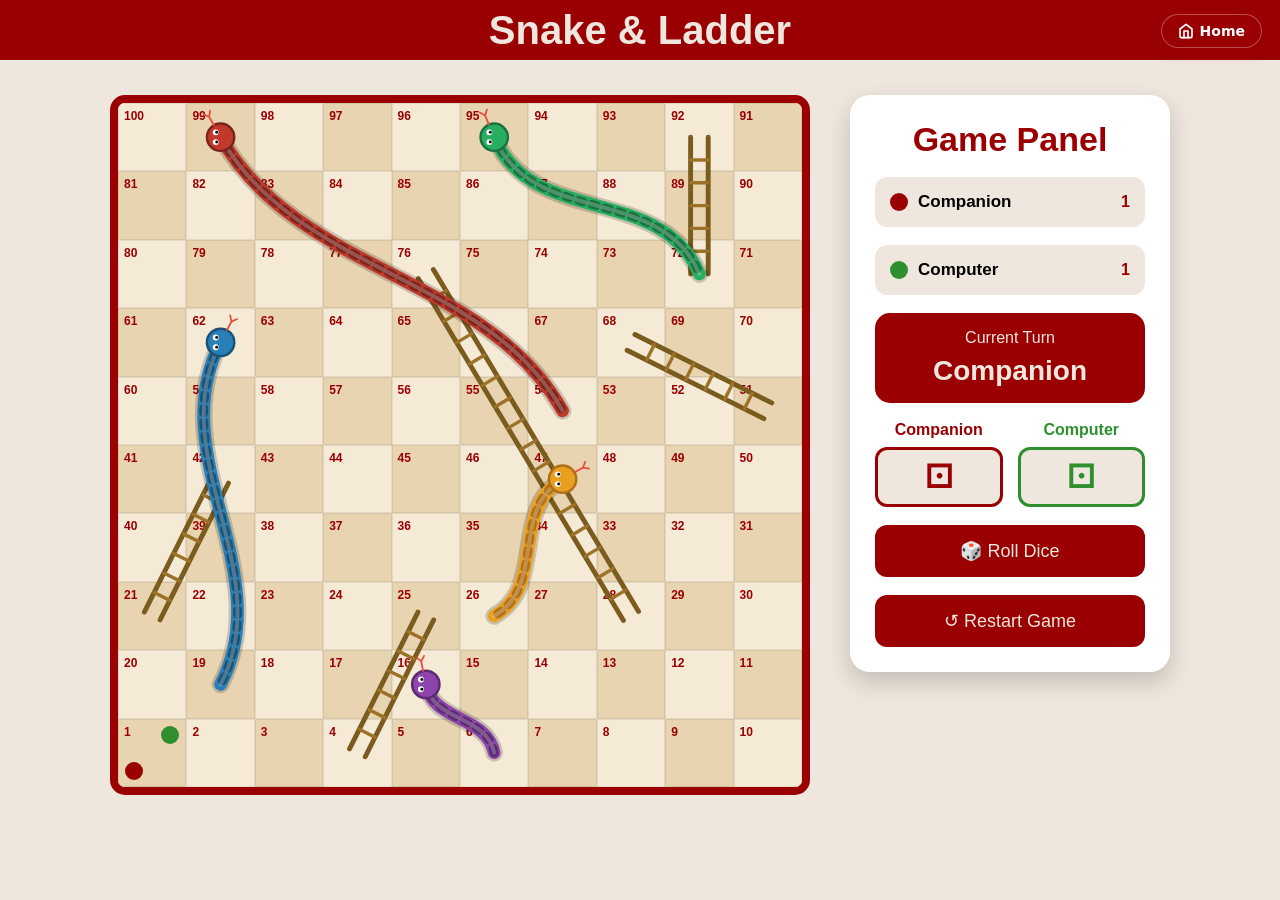
<file: SnakeAndLadder/index.html>
<!DOCTYPE html>
<html lang="en">
<head>
    <meta charset="UTF-8">
    <meta name="viewport" content="width=device-width, initial-scale=1.0">
    <title>Snake & Ladder</title>
    <link rel="stylesheet" href="styles.css">
</head>
<body>
    <!-- PlayZone Home Button -->
    <a href="../index.html" class="playzone-home-btn" title="Back to PlayZone Home" style="position: fixed; top: 14px; right: 18px; z-index: 99999; background-color: #9a0002; color: #ffffff !important; padding: 8px 16px; border-radius: 30px; font-family: system-ui, -apple-system, sans-serif; font-weight: 700; font-size: 14px; text-decoration: none !important; display: inline-flex; align-items: center; gap: 6px; box-shadow: 0 4px 14px rgba(154, 0, 2, 0.35); border: 1.5px solid rgba(255, 255, 255, 0.3); transition: all 0.25s ease; line-height: 1;">
        <svg width="16" height="16" viewBox="0 0 24 24" fill="none" stroke="currentColor" stroke-width="2.5" stroke-linecap="round" stroke-linejoin="round"><path d="M3 9l9-7 9 7v11a2 2 0 0 1-2 2H5a2 2 0 0 1-2-2z"></path><polyline points="9 22 9 12 15 12 15 22"></polyline></svg>
        <span>Home</span>
    </a>
    <!-- Navigation Bar -->
    <header id="nav">
        <h2>Snake & Ladder</h2>
    </header>
    <!-- Main Container -->
    <main id="container">
        <!-- Game Board -->
        <section id="board">
            <!--
                Leave this empty.
                We will generate all 100 cells
                using JavaScript.
            -->
        </section>
        <!-- Control Panel -->
        <aside id="panel">

    <h2>Game Panel</h2>

    <div class="player-card">

        <div class="left">

            <div class="red-dot"></div>

            <span>Companion</span>

        </div>

        <span id="companionPos">1</span>

    </div>

    <div class="player-card">

        <div class="left">

            <div class="green-dot"></div>

            <span>Computer</span>

        </div>

        <span id="computerPos">1</span>

    </div>

    <div id="turnBox">

        <p>Current Turn</p>

        <h3>Companion</h3>

    </div>

    <div id="diceContainer">
        <div class="dice-box">
            <span class="dice-label" style="color: #9a0002;">Companion</span>
            <div id="companionDice" class="dice">⚀</div>
        </div>
        <div class="dice-box">
            <span class="dice-label" style="color: #2f8f2f;">Computer</span>
            <div id="computerDice" class="dice">⚀</div>
        </div>
    </div>

    <button id="rollBtn">

        🎲 Roll Dice

    </button>

    <button id="restartBtn">

        ↺ Restart Game

    </button>

</aside>
    </main>
    <script src="script.js"></script>
</body>
</html>
</file>
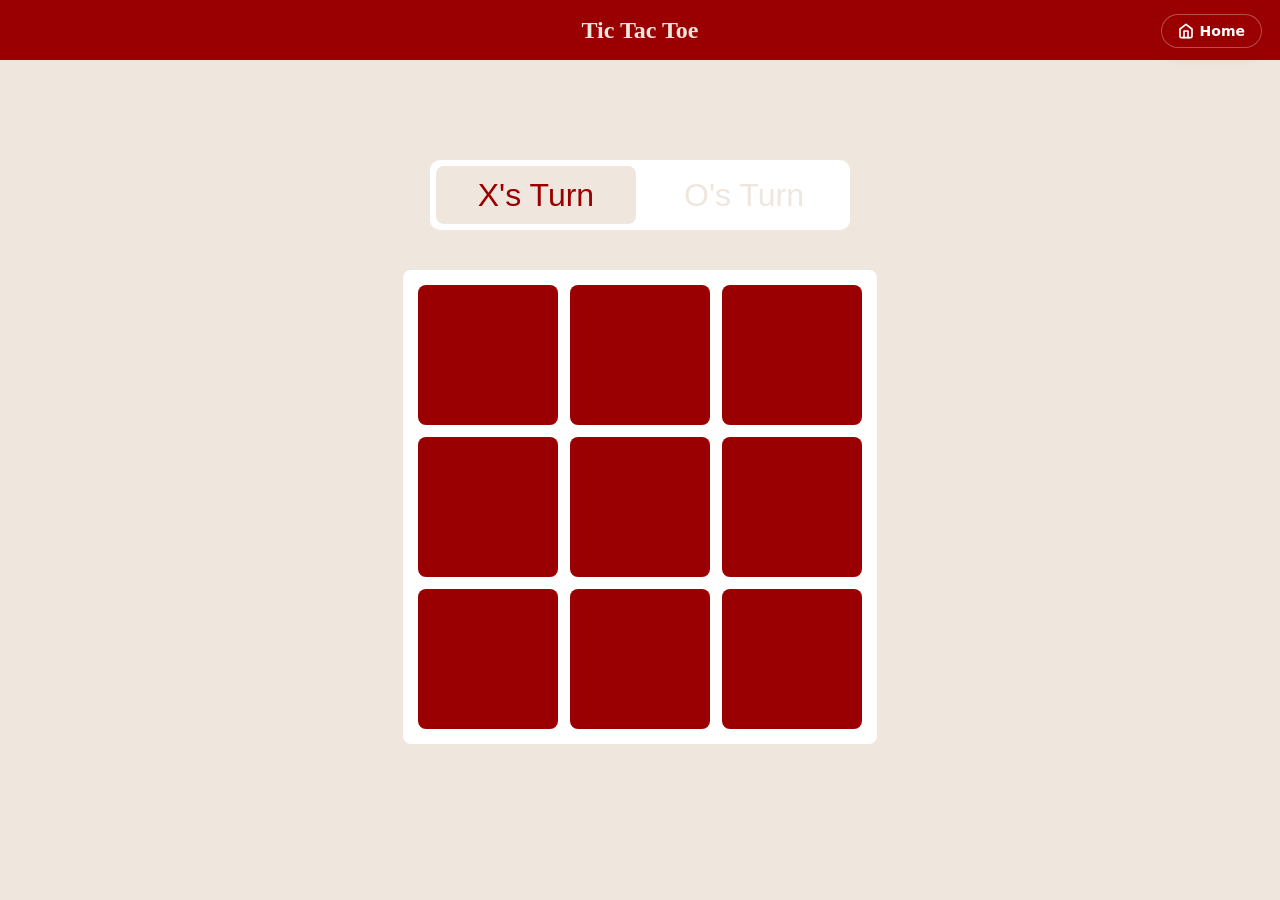
<file: Tic Tac Toe/index.html>
<!DOCTYPE html>
<html lang="en">
<head>
    <meta charset="UTF-8">
    <meta name="viewport" content="width=device-width, initial-scale=1.0">
    <link rel="stylesheet" href="style.css">
    <title>Document</title>
</head>
<body>
    <!-- PlayZone Home Button -->
    <a href="../index.html" class="playzone-home-btn" title="Back to PlayZone Home" style="position: fixed; top: 14px; right: 18px; z-index: 99999; background-color: #9a0002; color: #ffffff !important; padding: 8px 16px; border-radius: 30px; font-family: system-ui, -apple-system, sans-serif; font-weight: 700; font-size: 14px; text-decoration: none !important; display: inline-flex; align-items: center; gap: 6px; box-shadow: 0 4px 14px rgba(154, 0, 2, 0.35); border: 1.5px solid rgba(255, 255, 255, 0.3); transition: all 0.25s ease; line-height: 1;">
        <svg width="16" height="16" viewBox="0 0 24 24" fill="none" stroke="currentColor" stroke-width="2.5" stroke-linecap="round" stroke-linejoin="round"><path d="M3 9l9-7 9 7v11a2 2 0 0 1-2 2H5a2 2 0 0 1-2-2z"></path><polyline points="9 22 9 12 15 12 15 22"></polyline></svg>
        <span>Home</span>
    </a>
    <div id="nav">
        <h2>Tic Tac Toe</h2>
    </div>
    <div id="feild">
    <div id="Turns">
        <p class="x-turn">X's Turn</p>
        <p class="y-turn">O's Turn</p>
    </div>
    <div id="play-area">
        <section>
            <span id="box1" class="box"></span>
            <span id="box2" class="box"></span>
            <span id="box3" class="box"></span>
        </section>
        <section>
            <span id="box4" class="box"></span>
            <span id="box5" class="box"></span>
            <span id="box6" class="box"></span>
        </section>
        <section>
            <span id="box7" class="box"></span>
            <span id="box8" class="box"></span>
            <span id="box9" class="box"></span>
        </section>
    </div>
    </div>
    <script src="script.js"></script>
</body>
</html>
</file>
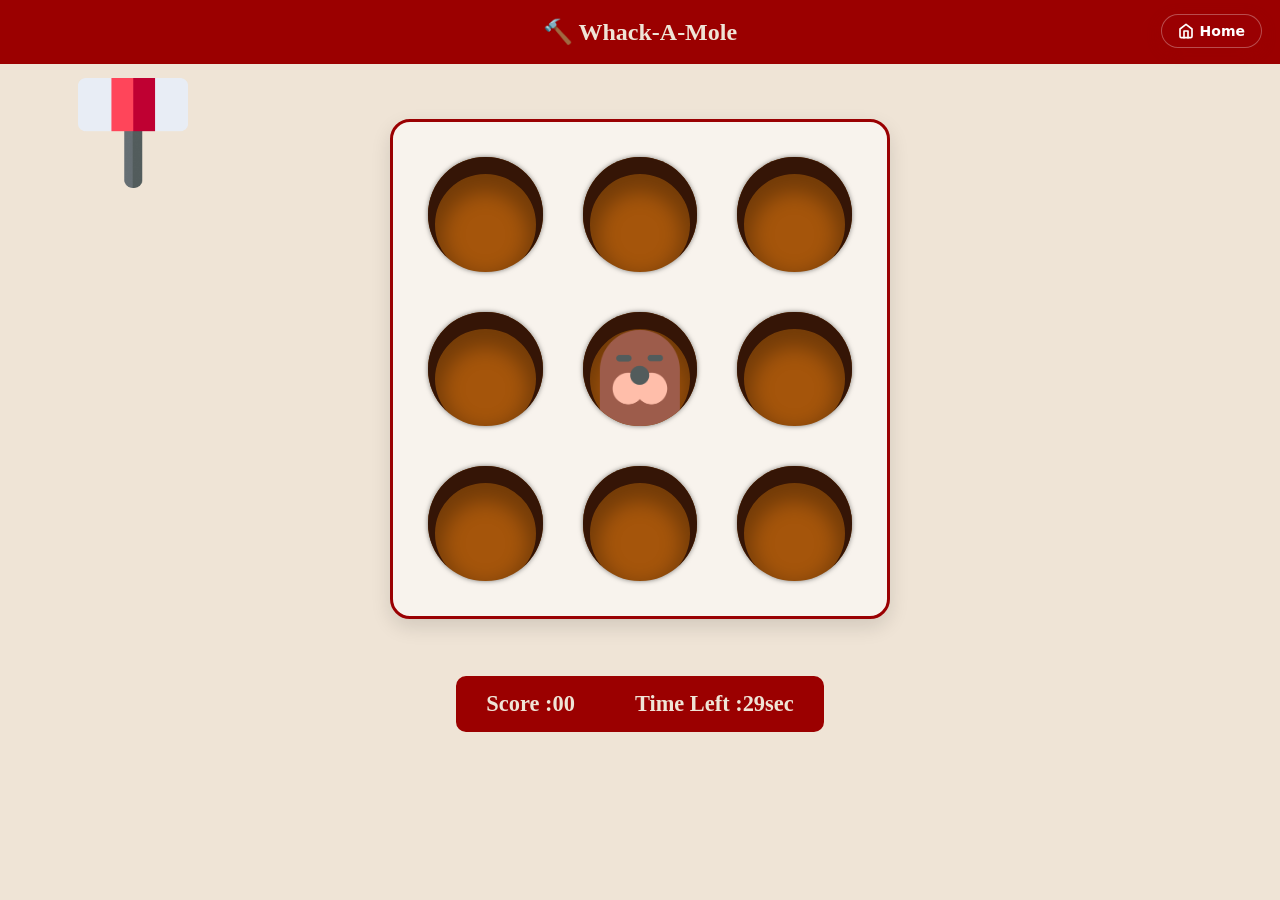
<file: whack-a-mole-main/index.html>
<!DOCTYPE html>
<html lang="en">
  <head>
    <meta charset="UTF-8" />
    <meta http-equiv="X-UA-Compatible" content="IE=edge" />
    <meta name="viewport" content="width=device-width, initial-scale=1.0" />
    <link rel="stylesheet" href="style.css" />
    <title>Whack a Mole</title>
  </head>
  <body>
    <!-- PlayZone Home Button -->
    <a href="../index.html" class="playzone-home-btn" title="Back to PlayZone Home" style="position: fixed; top: 14px; right: 18px; z-index: 99999; background-color: #9a0002; color: #ffffff !important; padding: 8px 16px; border-radius: 30px; font-family: system-ui, -apple-system, sans-serif; font-weight: 700; font-size: 14px; text-decoration: none !important; display: inline-flex; align-items: center; gap: 6px; box-shadow: 0 4px 14px rgba(154, 0, 2, 0.35); border: 1.5px solid rgba(255, 255, 255, 0.3); transition: all 0.25s ease; line-height: 1;">
        <svg width="16" height="16" viewBox="0 0 24 24" fill="none" stroke="currentColor" stroke-width="2.5" stroke-linecap="round" stroke-linejoin="round"><path d="M3 9l9-7 9 7v11a2 2 0 0 1-2 2H5a2 2 0 0 1-2-2z"></path><polyline points="9 22 9 12 15 12 15 22"></polyline></svg>
        <span>Home</span>
    </a>
    <nav id="nav">
    <h1>🔨 Whack-A-Mole</h1>
   </nav>
    <div class="board">
      <div class="hole"></div>
      <div class="hole"></div>
      <div class="hole"></div>
      <div class="hole"></div>
      <div class="hole"></div>
      <div class="hole"></div>
      <div class="hole"></div>
      <div class="hole"></div>
      <div class="hole"></div>
    </div>
    <div class="cursor"></div>
    <div class="finalScore"></div>
    <button class="restartBtn">Restart</button>
    <div class="box">
      <h3 class="score">Score : <span>00</span></h3>
      <h3 class="countdown">
        Time Left : <span> 30 </span> <span> sec </span>
      </h3>
    </div>
    <script src="app.js" defer></script>
  </body>
</html>
</file>
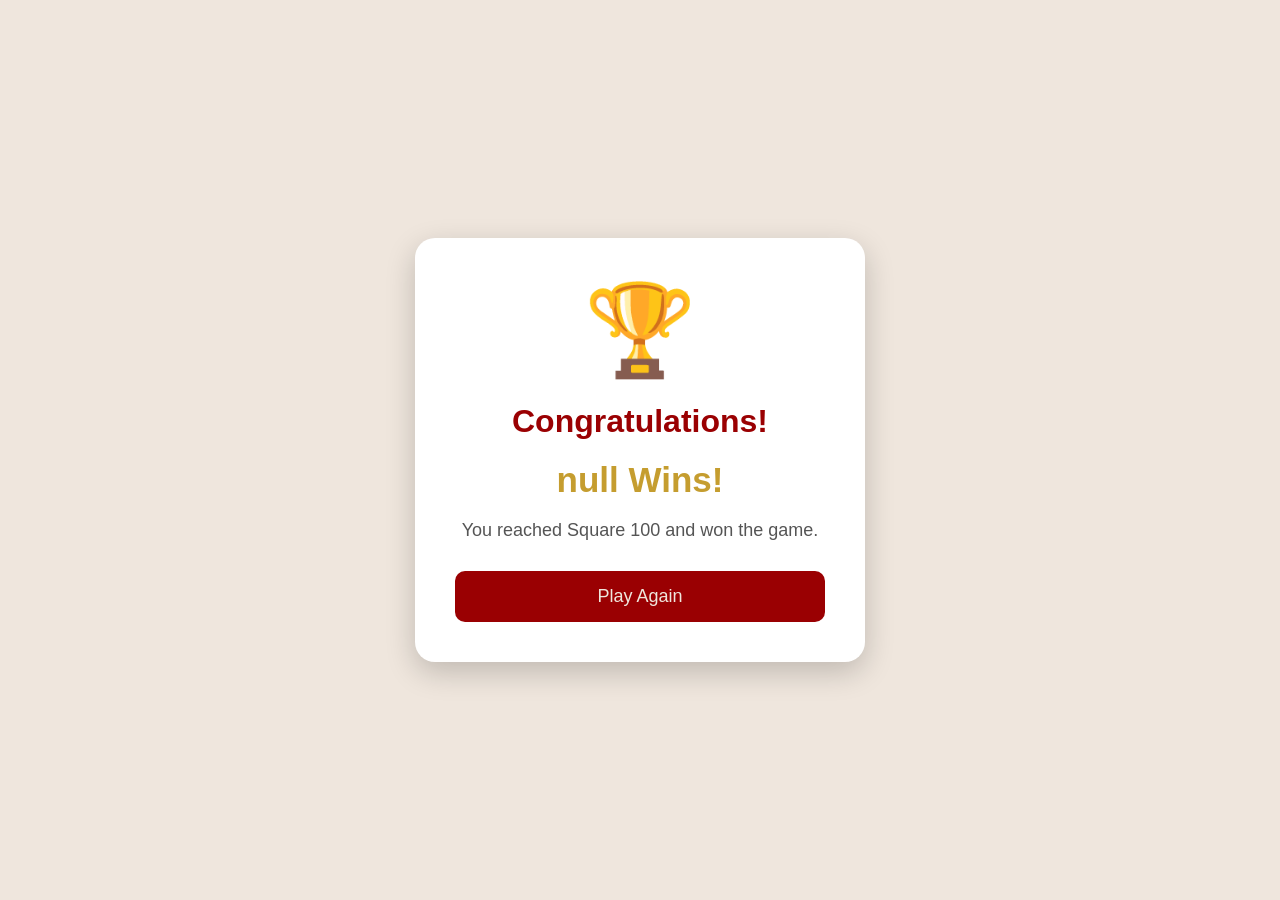
<file: SnakeAndLadder/Winner.html>
<!DOCTYPE html>
<html lang="en">
<head>
<meta charset="UTF-8">
<meta name="viewport" content="width=device-width, initial-scale=1.0">
<title>Winner</title>

<style>

*{
    margin:0;
    padding:0;
    box-sizing:border-box;
    font-family:Arial, Helvetica, sans-serif;
}

body{
    background:#efe6dd;
    display:flex;
    justify-content:center;
    align-items:center;
    min-height:100vh;
}

.container{

    width:450px;
    max-width:90%;
    background:white;
    padding:40px;
    border-radius:20px;
    text-align:center;
    box-shadow:0 10px 30px rgba(0,0,0,.2);

}

.trophy{

    font-size:90px;
    animation:bounce 1s infinite alternate;

}

h1{

    color:#9a0002;
    margin:20px 0;

}

#winnerName{

    font-size:35px;
    color:#c59d2f;
    font-weight:bold;
    margin:20px 0;

}

p{

    color:#555;
    margin-bottom:30px;
    font-size:18px;

}

button{

    width:100%;
    padding:15px;
    border:none;
    border-radius:10px;
    background:#9a0002;
    color:#efe6dd;
    font-size:18px;
    cursor:pointer;
    transition:.3s;

}

button:hover{

    background:#730002;
    transform:scale(1.03);

}

@keyframes bounce{

    from{

        transform:translateY(0);

    }

    to{

        transform:translateY(-12px);

    }

}

</style>

</head>

<body>
<div class="container">
<div class="trophy">🏆</div>
<h1>Congratulations!</h1>

<div id="winnerName"></div>

<p>You reached Square 100 and won the game.</p>

<button id="restartBtn">
Play Again
</button>

</div>

<script>

const winner = localStorage.getItem("winner");

document.querySelector("#winnerName").innerText =
winner + " Wins!";

document.querySelector("#restartBtn").addEventListener("click",()=>{

    localStorage.clear();

    window.location.href = "index.html";

});

</script>

</body>
</html>
</file>
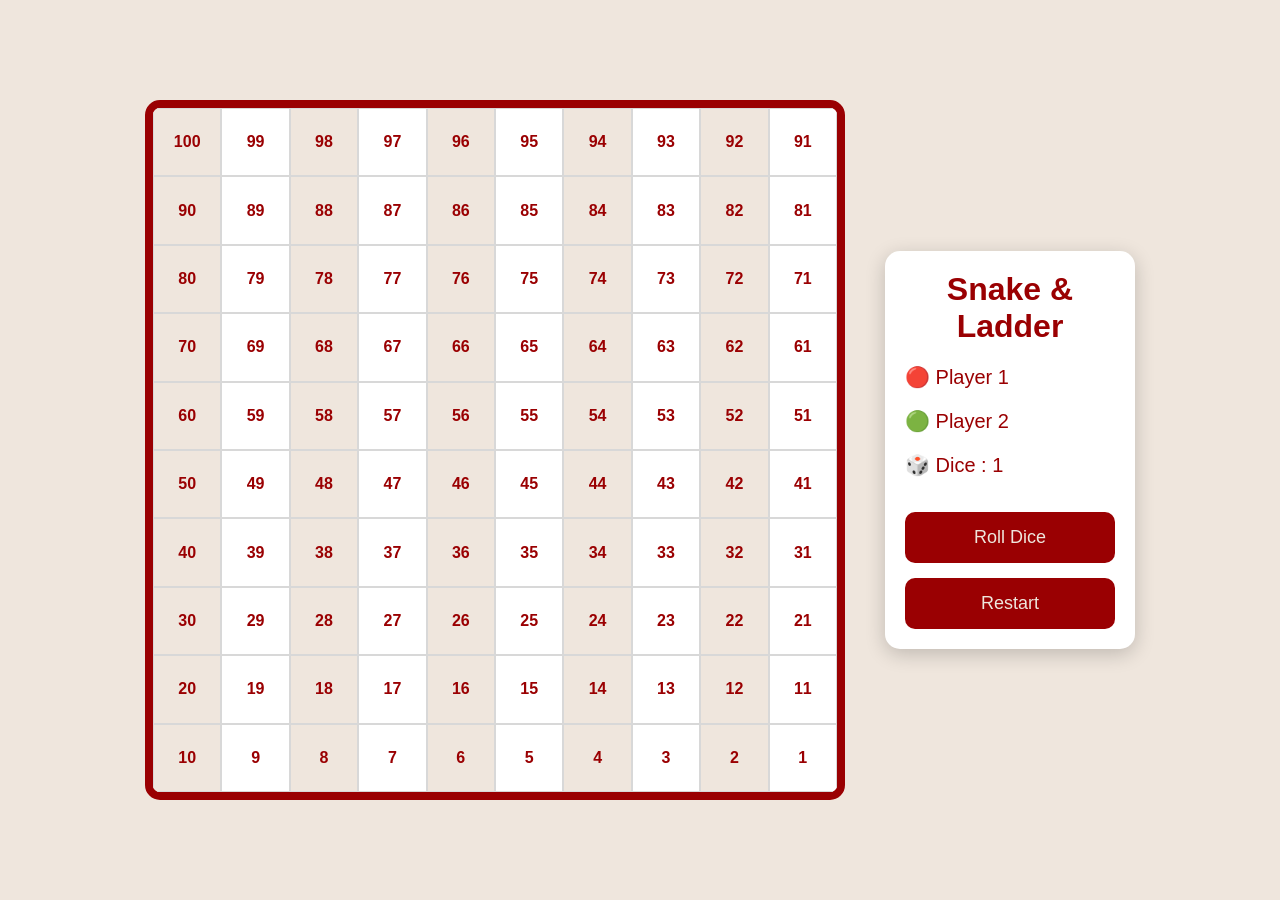
<file: Tic Tac Toe/sn.html>
<!DOCTYPE html>
<html lang="en">
<head>
<meta charset="UTF-8">
<meta name="viewport" content="width=device-width, initial-scale=1.0">
<title>Snake & Ladder</title>

<style>

*{
    margin:0;
    padding:0;
    box-sizing:border-box;
    font-family:Arial,Helvetica,sans-serif;
}

body{
    background:#efe6dd;
    display:flex;
    justify-content:center;
    align-items:center;
    min-height:100vh;
}

.container{
    display:flex;
    gap:40px;
    align-items:center;
}

.board{
    width:700px;
    height:700px;
    display:grid;
    grid-template-columns:repeat(10,1fr);
    grid-template-rows:repeat(10,1fr);
    border:8px solid #9a0002;
    border-radius:15px;
    overflow:hidden;
    position:relative;
    background:white;
}

.cell{
    border:1px solid #d8d8d8;
    display:flex;
    justify-content:center;
    align-items:center;
    font-weight:bold;
    color:#9a0002;
    position:relative;
}

.cell:nth-child(odd){
    background:#efe6dd;
}

.cell:nth-child(even){
    background:white;
}

.player1{
    width:18px;
    height:18px;
    border-radius:50%;
    background:#9a0002;
    position:absolute;
    bottom:6px;
    left:6px;
}

.player2{
    width:18px;
    height:18px;
    border-radius:50%;
    background:#2f8f2f;
    position:absolute;
    top:6px;
    right:6px;
}

svg{
    position:absolute;
    width:100%;
    height:100%;
    pointer-events:none;
}

.sidebar{
    width:250px;
}

.card{
    background:white;
    padding:20px;
    border-radius:15px;
    box-shadow:0 5px 20px rgba(0,0,0,.2);
}

h1{
    color:#9a0002;
    margin-bottom:20px;
    text-align:center;
}

.info{
    font-size:20px;
    margin:20px 0;
    color:#9a0002;
}

button{

    width:100%;
    padding:15px;
    margin-top:15px;
    border:none;
    border-radius:10px;
    background:#9a0002;
    color:#efe6dd;
    font-size:18px;
    cursor:pointer;
}

button:hover{
    background:#730002;
}

</style>

</head>

<body>

<div class="container">

<div class="board">

<!-- Snakes & Ladders -->

<svg viewBox="0 0 700 700">

<!-- Ladder -->

<line x1="110" y1="620" x2="250" y2="420"
stroke="brown"
stroke-width="8"/>

<line x1="130" y1="620" x2="270" y2="420"
stroke="brown"
stroke-width="8"/>

<line x1="110" y1="590" x2="130" y2="590"
stroke="brown"
stroke-width="5"/>

<line x1="145" y1="560" x2="165" y2="560"
stroke="brown"
stroke-width="5"/>

<line x1="180" y1="530" x2="200" y2="530"
stroke="brown"
stroke-width="5"/>

<line x1="215" y1="500" x2="235" y2="500"
stroke="brown"
stroke-width="5"/>

<!-- Snake -->

<path
d="M520 120
C600 180 470 220 560 290
C640 360 500 420 570 500"
stroke="green"
stroke-width="15"
fill="none"
stroke-linecap="round"/>

<circle
cx="520"
cy="120"
r="15"
fill="green"/>

</svg>

<script>

for(let i=100;i>=1;i--){

document.write(`
<div class="cell">

${i}

</div>
`);

}

</script>

</div>

<div class="sidebar">

<div class="card">

<h1>Snake & Ladder</h1>

<div class="info">

🔴 Player 1

</div>

<div class="info">

🟢 Player 2

</div>

<div class="info">

🎲 Dice : 1

</div>

<button>

Roll Dice

</button>

<button>

Restart

</button>

</div>

</div>

</div>

</body>
</html>
</file>
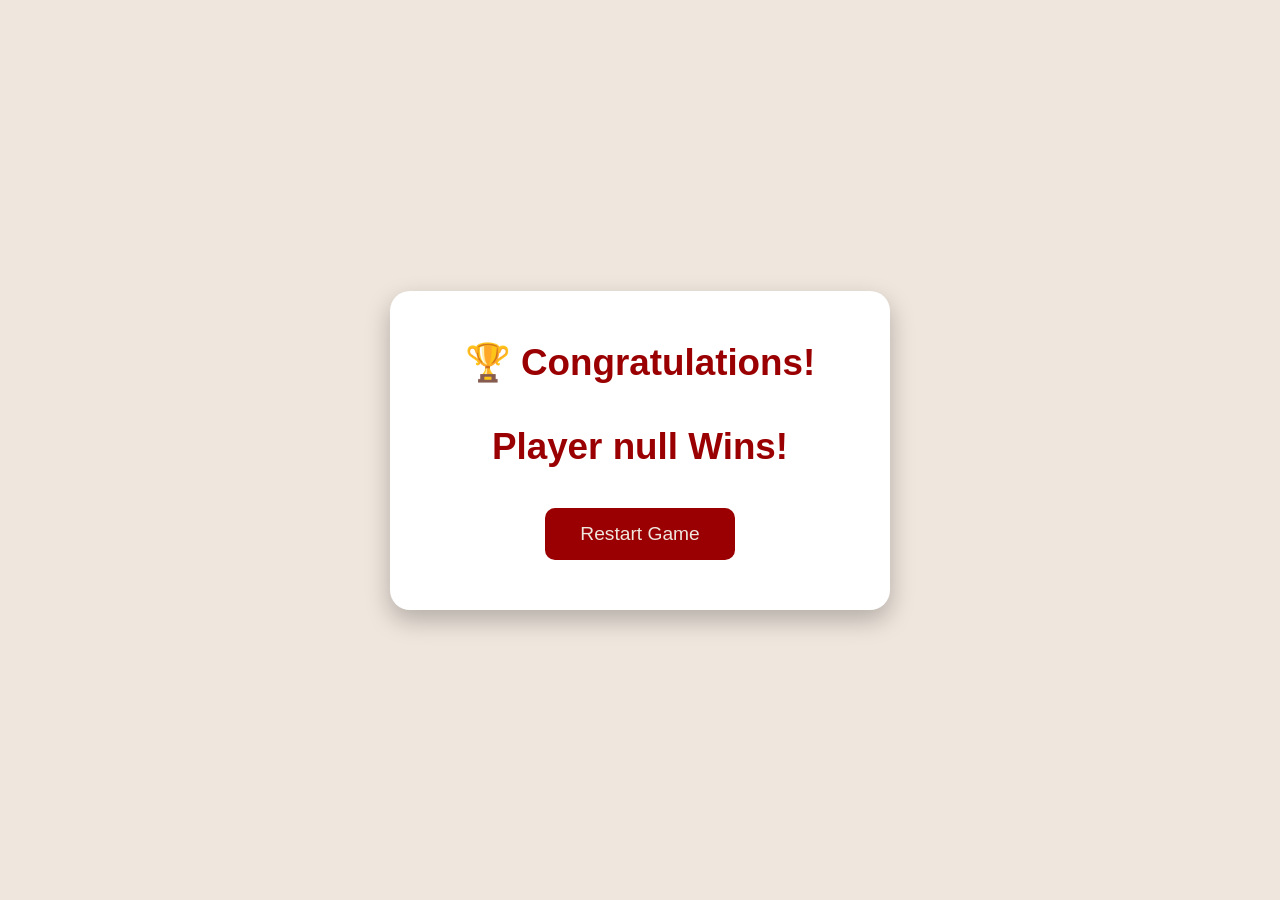
<file: Tic Tac Toe/Winner.html>
<!DOCTYPE html>
<html lang="en">
<head>
    <meta charset="UTF-8">
    <meta name="viewport" content="width=device-width, initial-scale=1.0">
    <title>Game Result</title>
    <link rel="stylesheet" href="Winner.css">
</head>
<body>
    <div class="container">
        <h1 id="winnerText"></h1>
        <button id="restart">
            Restart Game
        </button>
    </div>
    <script src="Winner.js"></script>
</body>
</html>
</file>
<file: style.css>
/* ==========================================================================
   PlayZone Landing Page Design System
   Color Theme:
     - Navigation Bar, Headings, Buttons: #9a0002
     - Page Background: #efe6dd
     - Game Cards: #ffffff (White)
   ========================================================================== */

:root {
  --primary: #9a0002;
  --primary-hover: #780001;
  --primary-active: #590001;
  --primary-light: #b81d20;
  --bg-main: #efe6dd;
  --bg-card: #ffffff;
  --text-main: #2b1f20;
  --text-muted: #6b5a5b;
  --text-light: #ffffff;
  --border-light: rgba(154, 0, 2, 0.12);
  --shadow-sm: 0 4px 12px rgba(154, 0, 2, 0.05);
  --shadow-md: 0 10px 30px rgba(154, 0, 2, 0.08);
  --shadow-lg: 0 20px 45px rgba(154, 0, 2, 0.16);
  --radius-sm: 8px;
  --radius-md: 14px;
  --radius-lg: 20px;
  --transition: all 0.3s cubic-bezier(0.25, 0.8, 0.25, 1);
}

/* Reset & Base Styles */
*, *::before, *::after {
  box-sizing: border-box;
  margin: 0;
  padding: 0;
}

html {
  scroll-behavior: smooth;
  font-size: 16px;
}

body {
  font-family: 'Plus Jakarta Sans', -apple-system, BlinkMacSystemFont, "Segoe UI", Roboto, sans-serif;
  background-color: var(--bg-main);
  color: var(--text-main);
  line-height: 1.6;
  overflow-x: hidden;
}

/* Typography Headings */
h1, h2, h3, h4, h5, h6 {
  font-family: 'Outfit', sans-serif;
  color: var(--primary);
  line-height: 1.25;
  font-weight: 700;
}

a {
  text-decoration: none;
  color: inherit;
}

/* ==========================================================================
   Navigation Bar (#9a0002)
   ========================================================================== */
.navbar-header {
  position: sticky;
  top: 0;
  z-index: 1000;
}

.navbar {
  background-color: var(--primary);
  box-shadow: 0 4px 20px rgba(0, 0, 0, 0.18);
  padding: 14px 0;
  transition: var(--transition);
}

.nav-container {
  max-width: 1240px;
  margin: 0 auto;
  padding: 0 24px;
  display: flex;
  align-items: center;
  justify-content: space-between;
}

.nav-brand {
  display: flex;
  align-items: center;
  gap: 12px;
  color: var(--text-light);
  font-family: 'Outfit', sans-serif;
  font-size: 1.6rem;
  font-weight: 800;
  letter-spacing: -0.5px;
}

.brand-icon {
  width: 42px;
  height: 42px;
  background: rgba(255, 255, 255, 0.18);
  border-radius: 12px;
  display: flex;
  align-items: center;
  justify-content: center;
  font-size: 1.3rem;
  box-shadow: inset 0 0 10px rgba(255, 255, 255, 0.1);
  transition: var(--transition);
}

.nav-brand:hover .brand-icon {
  transform: rotate(-10deg) scale(1.08);
  background: rgba(255, 255, 255, 0.28);
}

.nav-links {
  display: flex;
  align-items: center;
  gap: 32px;
}

.nav-link {
  color: rgba(255, 255, 255, 0.85);
  font-weight: 600;
  font-size: 1rem;
  position: relative;
  padding: 6px 0;
  transition: var(--transition);
}

.nav-link::after {
  content: '';
  position: absolute;
  bottom: 0;
  left: 0;
  width: 0;
  height: 3px;
  background-color: var(--text-light);
  border-radius: 2px;
  transition: var(--transition);
}

.nav-link:hover, .nav-link.active {
  color: var(--text-light);
}

.nav-link:hover::after, .nav-link.active::after {
  width: 100%;
}

.nav-actions {
  display: flex;
  align-items: center;
  gap: 16px;
}

.random-play-btn {
  background: rgba(255, 255, 255, 0.15);
  border: 1px solid rgba(255, 255, 255, 0.3);
  color: var(--text-light);
  padding: 10px 18px;
  border-radius: var(--radius-sm);
  font-weight: 600;
  font-size: 0.95rem;
  cursor: pointer;
  display: inline-flex;
  align-items: center;
  gap: 8px;
  transition: var(--transition);
}

.random-play-btn:hover {
  background: #ffffff;
  color: var(--primary);
  transform: translateY(-2px);
  box-shadow: 0 6px 16px rgba(0, 0, 0, 0.15);
}

.mobile-toggle {
  display: none;
  background: transparent;
  border: none;
  color: var(--text-light);
  font-size: 1.5rem;
  cursor: pointer;
  padding: 6px;
}

/* ==========================================================================
   Hero Section
   ========================================================================== */
.hero-section {
  position: relative;
  padding: 80px 24px 70px;
  background: radial-gradient(circle at 50% 30%, rgba(154, 0, 2, 0.06) 0%, transparent 70%);
  text-align: center;
  overflow: hidden;
}

.hero-bg-shapes .shape {
  position: absolute;
  border-radius: 50%;
  filter: blur(60px);
  opacity: 0.15;
  z-index: 0;
}

.shape-1 {
  width: 320px;
  height: 320px;
  background: var(--primary);
  top: -80px;
  left: -80px;
}

.shape-2 {
  width: 350px;
  height: 350px;
  background: var(--primary-light);
  bottom: -100px;
  right: -100px;
}

.hero-container {
  max-width: 900px;
  margin: 0 auto;
  position: relative;
  z-index: 1;
}

.hero-badge {
  display: inline-flex;
  align-items: center;
  gap: 8px;
  background: rgba(154, 0, 2, 0.08);
  border: 1px solid rgba(154, 0, 2, 0.18);
  color: var(--primary);
  padding: 8px 18px;
  border-radius: 30px;
  font-weight: 600;
  font-size: 0.9rem;
  margin-bottom: 24px;
}

.hero-title {
  font-size: 4.2rem;
  font-weight: 800;
  color: var(--primary);
  letter-spacing: -1.5px;
  margin-bottom: 16px;
  text-shadow: 0 4px 15px rgba(154, 0, 2, 0.08);
}

.hero-tagline {
  font-size: 1.25rem;
  color: var(--text-muted);
  max-width: 680px;
  margin: 0 auto 36px;
  line-height: 1.6;
}

.hero-cta-group {
  display: flex;
  align-items: center;
  justify-content: center;
  gap: 16px;
  margin-bottom: 50px;
  flex-wrap: wrap;
}

/* Primary Button (#9a0002) */
.btn-primary {
  background-color: var(--primary);
  color: var(--text-light);
  padding: 14px 32px;
  border-radius: var(--radius-md);
  font-weight: 700;
  font-size: 1.05rem;
  display: inline-flex;
  align-items: center;
  gap: 10px;
  border: none;
  cursor: pointer;
  box-shadow: 0 8px 20px rgba(154, 0, 2, 0.25);
  transition: var(--transition);
}

.btn-primary:hover {
  background-color: var(--primary-hover);
  transform: translateY(-3px);
  box-shadow: 0 12px 28px rgba(154, 0, 2, 0.35);
}

.btn-secondary {
  background-color: var(--bg-card);
  color: var(--primary);
  padding: 14px 28px;
  border-radius: var(--radius-md);
  font-weight: 700;
  font-size: 1.05rem;
  display: inline-flex;
  align-items: center;
  gap: 10px;
  border: 2px solid var(--primary);
  cursor: pointer;
  box-shadow: var(--shadow-sm);
  transition: var(--transition);
}

.btn-secondary:hover {
  background-color: var(--primary);
  color: var(--text-light);
  transform: translateY(-3px);
  box-shadow: 0 8px 20px rgba(154, 0, 2, 0.2);
}

/* Search & Filter Wrapper */
.search-filter-wrapper {
  max-width: 760px;
  margin: 0 auto;
  display: flex;
  flex-direction: column;
  gap: 20px;
}

.search-box {
  position: relative;
  width: 100%;
}

.search-icon {
  position: absolute;
  left: 20px;
  top: 50%;
  transform: translateY(-50%);
  color: var(--primary);
  font-size: 1.2rem;
}

.search-box input {
  width: 100%;
  padding: 16px 50px 16px 54px;
  border-radius: 50px;
  border: 2px solid rgba(154, 0, 2, 0.15);
  background: var(--bg-card);
  font-size: 1.05rem;
  font-family: inherit;
  color: var(--text-main);
  box-shadow: var(--shadow-md);
  outline: none;
  transition: var(--transition);
}

.search-box input:focus {
  border-color: var(--primary);
  box-shadow: 0 0 0 4px rgba(154, 0, 2, 0.15);
}

.clear-search {
  position: absolute;
  right: 18px;
  top: 50%;
  transform: translateY(-50%);
  background: transparent;
  border: none;
  color: var(--text-muted);
  font-size: 1.1rem;
  cursor: pointer;
}

.clear-search:hover {
  color: var(--primary);
}

/* Filter Pills */
.filter-pills {
  display: flex;
  align-items: center;
  justify-content: center;
  gap: 10px;
  flex-wrap: wrap;
}

.filter-btn {
  background: var(--bg-card);
  color: var(--primary);
  border: 1.5px solid var(--border-light);
  padding: 8px 18px;
  border-radius: 30px;
  font-weight: 600;
  font-size: 0.92rem;
  cursor: pointer;
  transition: var(--transition);
}

.filter-btn:hover {
  border-color: var(--primary);
  background: rgba(154, 0, 2, 0.05);
}

.filter-btn.active {
  background: var(--primary);
  color: var(--text-light);
  border-color: var(--primary);
  box-shadow: 0 4px 14px rgba(154, 0, 2, 0.25);
}

/* ==========================================================================
   Main Content - Game Grid Section
   ========================================================================== */
.main-content {
  padding: 60px 24px 90px;
}

.section-container {
  max-width: 1240px;
  margin: 0 auto;
}

.section-header {
  text-align: center;
  margin-bottom: 48px;
}

.section-title {
  font-size: 2.5rem;
  color: var(--primary);
  margin-bottom: 10px;
  letter-spacing: -0.5px;
}

.section-subtitle {
  font-size: 1.1rem;
  color: var(--text-muted);
}

/* Games Grid */
.games-grid {
  display: grid;
  grid-template-columns: repeat(auto-fill, minmax(320px, 1fr));
  gap: 32px;
}

/* Game Card (White #ffffff) */
.game-card {
  background-color: var(--bg-card);
  border-radius: var(--radius-lg);
  overflow: hidden;
  box-shadow: var(--shadow-md);
  border: 1px solid var(--border-light);
  display: flex;
  flex-direction: column;
  transition: var(--transition);
  position: relative;
}

.game-card:hover {
  transform: translateY(-8px);
  box-shadow: var(--shadow-lg);
  border-color: rgba(154, 0, 2, 0.3);
}

/* Image Wrapper */
.card-image-wrapper {
  position: relative;
  width: 100%;
  height: 200px;
  background-color: #efe6dd;
  overflow: hidden;
  display: flex;
  align-items: center;
  justify-content: center;
}

.card-img {
  width: 100%;
  height: 100%;
  object-fit: cover;
  transition: transform 0.5s cubic-bezier(0.25, 0.8, 0.25, 1);
}

.game-card:hover .card-img {
  transform: scale(1.06);
}

.card-badge {
  position: absolute;
  top: 14px;
  right: 14px;
  background: var(--primary);
  color: var(--text-light);
  padding: 5px 12px;
  border-radius: 20px;
  font-size: 0.78rem;
  font-weight: 700;
  text-transform: uppercase;
  letter-spacing: 0.5px;
  box-shadow: 0 4px 10px rgba(0, 0, 0, 0.15);
  z-index: 2;
}

/* Card Content */
.card-content {
  padding: 24px;
  display: flex;
  flex-direction: column;
  flex-grow: 1;
}

.game-title {
  font-size: 1.4rem;
  color: var(--primary);
  margin-bottom: 10px;
  font-weight: 700;
}

.game-description {
  color: var(--text-muted);
  font-size: 0.95rem;
  line-height: 1.55;
  margin-bottom: 24px;
  flex-grow: 1;
}

.card-footer {
  margin-top: auto;
}

/* Play Now Button (#9a0002) */
.play-btn {
  width: 100%;
  background-color: var(--primary);
  color: var(--text-light);
  padding: 12px 20px;
  border-radius: var(--radius-md);
  font-weight: 700;
  font-size: 1rem;
  display: flex;
  align-items: center;
  justify-content: center;
  gap: 10px;
  transition: var(--transition);
  box-shadow: 0 4px 12px rgba(154, 0, 2, 0.2);
}

.play-btn:hover {
  background-color: var(--primary-hover);
  box-shadow: 0 8px 18px rgba(154, 0, 2, 0.35);
  gap: 14px;
}

/* No Results State */
.no-results {
  text-align: center;
  padding: 60px 20px;
  background: var(--bg-card);
  border-radius: var(--radius-lg);
  box-shadow: var(--shadow-md);
  max-width: 500px;
  margin: 40px auto 0;
}

.no-results-icon {
  font-size: 3.5rem;
  color: var(--primary);
  margin-bottom: 16px;
  opacity: 0.8;
}

.no-results h3 {
  font-size: 1.8rem;
  margin-bottom: 8px;
}

.no-results p {
  color: var(--text-muted);
  margin-bottom: 24px;
}

/* ==========================================================================
   Features Section
   ========================================================================== */
.features-section {
  padding: 80px 24px;
  background: rgba(255, 255, 255, 0.4);
  border-top: 1px solid var(--border-light);
  border-bottom: 1px solid var(--border-light);
}

.features-grid {
  display: grid;
  grid-template-columns: repeat(auto-fit, minmax(250px, 1fr));
  gap: 28px;
}

.feature-card {
  background: var(--bg-card);
  padding: 32px 24px;
  border-radius: var(--radius-md);
  border: 1px solid var(--border-light);
  box-shadow: var(--shadow-sm);
  text-align: center;
  transition: var(--transition);
}

.feature-card:hover {
  transform: translateY(-5px);
  box-shadow: var(--shadow-md);
  border-color: var(--primary);
}

.feature-icon {
  width: 60px;
  height: 60px;
  background: rgba(154, 0, 2, 0.08);
  color: var(--primary);
  border-radius: 16px;
  display: flex;
  align-items: center;
  justify-content: center;
  font-size: 1.6rem;
  margin: 0 auto 20px;
  transition: var(--transition);
}

.feature-card:hover .feature-icon {
  background: var(--primary);
  color: var(--text-light);
  transform: scale(1.1);
}

.feature-card h4 {
  font-size: 1.25rem;
  margin-bottom: 10px;
}

.feature-card p {
  color: var(--text-muted);
  font-size: 0.95rem;
  line-height: 1.5;
}

/* ==========================================================================
   Modal Game Launcher
   ========================================================================== */
.game-modal {
  position: fixed;
  inset: 0;
  z-index: 2000;
  display: flex;
  align-items: center;
  justify-content: center;
  opacity: 0;
  pointer-events: none;
  transition: opacity 0.3s ease;
}

.game-modal.active {
  opacity: 1;
  pointer-events: auto;
}

.modal-overlay {
  position: absolute;
  inset: 0;
  background: rgba(0, 0, 0, 0.75);
  backdrop-filter: blur(6px);
}

.modal-container {
  position: relative;
  width: 92%;
  max-width: 1000px;
  height: 85vh;
  background: var(--bg-card);
  border-radius: var(--radius-lg);
  box-shadow: 0 25px 60px rgba(0, 0, 0, 0.3);
  display: flex;
  flex-direction: column;
  overflow: hidden;
  z-index: 10;
  transform: scale(0.95);
  transition: transform 0.3s ease;
}

.game-modal.active .modal-container {
  transform: scale(1);
}

.modal-header {
  background: var(--primary);
  color: var(--text-light);
  padding: 16px 24px;
  display: flex;
  align-items: center;
  justify-content: space-between;
}

.modal-title-group {
  display: flex;
  align-items: center;
  gap: 12px;
}

.modal-icon {
  font-size: 1.4rem;
}

.modal-title-group h3 {
  color: var(--text-light);
  font-size: 1.3rem;
  margin: 0;
}

.modal-actions {
  display: flex;
  align-items: center;
  gap: 12px;
}

.modal-btn {
  background: rgba(255, 255, 255, 0.18);
  color: var(--text-light);
  padding: 6px 14px;
  border-radius: var(--radius-sm);
  font-size: 0.88rem;
  font-weight: 600;
  transition: var(--transition);
}

.modal-btn:hover {
  background: #ffffff;
  color: var(--primary);
}

.modal-close {
  background: transparent;
  border: none;
  color: var(--text-light);
  font-size: 1.5rem;
  cursor: pointer;
  padding: 4px 8px;
  transition: var(--transition);
}

.modal-close:hover {
  transform: scale(1.2);
}

.modal-body {
  flex-grow: 1;
  width: 100%;
  height: 100%;
  background: #000;
}

.modal-body iframe {
  width: 100%;
  height: 100%;
  border: none;
}

/* ==========================================================================
   Footer
   ========================================================================== */
.footer {
  background: var(--primary);
  color: var(--text-light);
  padding: 70px 24px 30px;
}

.footer-container {
  max-width: 1240px;
  margin: 0 auto;
  display: grid;
  grid-template-columns: 1.5fr repeat(3, 1fr);
  gap: 40px;
  margin-bottom: 50px;
}

.footer-brand .brand-logo {
  font-family: 'Outfit', sans-serif;
  font-size: 1.8rem;
  font-weight: 800;
  margin-bottom: 16px;
  display: flex;
  align-items: center;
  gap: 10px;
}

.footer-desc {
  color: rgba(255, 255, 255, 0.78);
  font-size: 0.95rem;
  max-width: 320px;
}

.footer-col h5 {
  color: var(--text-light);
  font-size: 1.1rem;
  margin-bottom: 18px;
  position: relative;
  padding-bottom: 8px;
}

.footer-col h5::after {
  content: '';
  position: absolute;
  bottom: 0;
  left: 0;
  width: 30px;
  height: 2px;
  background: rgba(255, 255, 255, 0.4);
}

.footer-col ul {
  list-style: none;
}

.footer-col li {
  margin-bottom: 10px;
}

.footer-col a {
  color: rgba(255, 255, 255, 0.75);
  font-size: 0.92rem;
  transition: var(--transition);
}

.footer-col a:hover {
  color: #ffffff;
  padding-left: 5px;
}

.footer-bottom {
  max-width: 1240px;
  margin: 0 auto;
  padding-top: 24px;
  border-top: 1px solid rgba(255, 255, 255, 0.15);
  display: flex;
  align-items: center;
  justify-content: space-between;
  font-size: 0.9rem;
  color: rgba(255, 255, 255, 0.75);
}

.scroll-top-btn {
  background: rgba(255, 255, 255, 0.18);
  border: none;
  color: var(--text-light);
  width: 42px;
  height: 42px;
  border-radius: 50%;
  display: flex;
  align-items: center;
  justify-content: center;
  font-size: 1.1rem;
  cursor: pointer;
  transition: var(--transition);
}

.scroll-top-btn:hover {
  background: #ffffff;
  color: var(--primary);
  transform: translateY(-4px);
}

/* ==========================================================================
   Responsive Design Breakpoints
   ========================================================================== */
@media (max-width: 992px) {
  .hero-title {
    font-size: 3.2rem;
  }
  .footer-container {
    grid-template-columns: 1fr 1fr;
  }
}

@media (max-width: 768px) {
  .mobile-toggle {
    display: block;
  }

  .nav-links {
    position: absolute;
    top: 100%;
    left: 0;
    width: 100%;
    background: var(--primary);
    flex-direction: column;
    padding: 20px;
    gap: 16px;
    box-shadow: 0 10px 20px rgba(0, 0, 0, 0.2);
    display: none;
  }

  .nav-links.active {
    display: flex;
  }

  .hero-title {
    font-size: 2.6rem;
  }

  .hero-tagline {
    font-size: 1.05rem;
  }

  .games-grid {
    grid-template-columns: repeat(auto-fill, minmax(280px, 1fr));
    gap: 20px;
  }

  .footer-container {
    grid-template-columns: 1fr;
    gap: 30px;
  }

  .footer-bottom {
    flex-direction: column;
    gap: 16px;
    text-align: center;
  }
}

@media (max-width: 480px) {
  .hero-title {
    font-size: 2.2rem;
  }

  .btn-primary, .btn-secondary {
    width: 100%;
    justify-content: center;
  }

  .filter-pills {
    justify-content: flex-start;
    overflow-x: auto;
    padding-bottom: 8px;
    width: 100%;
    white-space: nowrap;
  }
}
</file>
<file: BombDifusal/style.css>
/* ===========================
   GOOGLE FONT
=========================== */

@import url('https://fonts.googleapis.com/css2?family=Poppins:wght@400;600;700&display=swap');

/* ===========================
   RESET
=========================== */

*{
    margin:0;
    padding:0;
    box-sizing:border-box;
    font-family:'Poppins',sans-serif;
}

/* ===========================
   BODY
=========================== */

body{

    background:#efe6dd;

    color:#9a0002;

    min-height:100vh;

    overflow:hidden;

}

/* ===========================
   NAVBAR
=========================== */

nav{

    width:100%;
    height:65px;

    background:#9a0002;

    color:#efe6dd;

    display:flex;

    justify-content:center;

    align-items:center;

    padding:0 35px;

}

nav h2{

    font-size:30px;

}

nav p{

    font-size:18px;

    font-weight:500;

}

/* ===========================
   MAIN CONTAINER
=========================== */

.container{

    width:92%;

    max-width:1100px;

    margin:18px auto;

    background:white;

    border-radius:18px;

    padding:20px;

    box-shadow:0 8px 20px rgba(0,0,0,.12);

}

/* ===========================
   TOP SECTION
=========================== */

.top-section{

    display:flex;

    justify-content:center;

    gap:25px;

    margin-bottom:20px;

}

/* ===========================
   COMMON PANEL
=========================== */

.panel{

    flex:1;

    min-height:360px;

    background:#efe6dd;

    border:2px solid #9a0002;

    border-radius:15px;

    padding:18px;

    text-align:center;

}

.panel h2{

    margin-bottom:15px;

}

/* ===========================
   BOMB PANEL
=========================== */

.bomb{

    font-size:140px;

    text-align:center;

    margin:15px 0;

    transition:.4s;

}

.details{

    margin-top:15px;

}

.details p{

    margin:10px 0;

    font-size:19px;

    font-weight:600;

}

/* ===========================
   HINT PANEL
=========================== */

#hintList{

    list-style:none;

    text-align:left;

    margin-top:15px;

}

#hintList li{

    background:white;

    margin:12px 0;

    padding:12px;

    border-left:5px solid #9a0002;

    border-radius:8px;

    font-size:17px;

}

/* ===========================
   PIN PANEL
=========================== */

.pin-panel{

    width:65%;

    margin:auto;

    background:#efe6dd;

    border:2px solid #9a0002;

    border-radius:15px;

    padding:20px;

    text-align:center;

}

.pin-panel h2{

    margin-bottom:18px;

}

/* ===========================
   PIN INPUTS
=========================== */

.pin-box{

    display:flex;

    justify-content:center;

    gap:15px;

    margin-bottom:20px;

}

.pin-input{

    width:60px;

    height:60px;

    font-size:28px;

    text-align:center;

    border:2px solid #9a0002;

    border-radius:10px;

    outline:none;

    background:white;

    color:#9a0002;

    font-weight:bold;

}

.pin-input:focus{

    border-color:#6d0002;

    box-shadow:0 0 10px rgba(154,0,2,.25);

}

/* ===========================
   BUTTONS
=========================== */

.buttons{

    display:flex;

    justify-content:center;

    gap:15px;

}

.buttons button{

    padding:12px 24px;

    border:none;

    border-radius:10px;

    cursor:pointer;

    font-size:16px;

    font-weight:600;

    transition:.3s;

}

#startBtn{

    background:#9a0002;

    color:#efe6dd;

}

#submitBtn{

    background:#2e7d32;

    color:white;

}

#restartBtn{

    background:#555;

    color:white;

}

.buttons button:hover{

    transform:translateY(-3px);

    opacity:.9;

}

/* ===========================
   RESPONSIVE
=========================== */

@media(max-width:900px){

    .top-section{

        flex-direction:column;

    }

    .pin-panel{

        width:100%;

    }

}

@media(max-width:600px){

    nav{

        padding:0 15px;

    }

    nav p{

        display:none;

    }

    .pin-box{

        gap:10px;

    }

    .pin-input{

        width:50px;

        height:50px;

        font-size:22px;

    }

    .buttons{

        flex-direction:column;

        align-items:center;

    }

}
</file>
<file: Colors/style.css>
/* ===========================
   GOOGLE FONT
=========================== */

@import url('https://fonts.googleapis.com/css2?family=Poppins:wght@400;600;700&display=swap');

/* ===========================
   RESET
=========================== */

*{
    margin:0;
    padding:0;
    box-sizing:border-box;
    font-family:'Poppins',sans-serif;
}

/* ===========================
   BODY
=========================== */

body{

    background:#efe6dd;

    display:flex;
    flex-direction:column;
    align-items:center;

    min-height:100vh;

    color:#9a0002;
}

/* ===========================
   NAVBAR
=========================== */

.navbar{
    width:100%;
    height:70px;
    background:#9a0002;
    color:#efe6dd;
    display:flex;
    justify-content:center;
    align-items:center;
    box-shadow:0 4px 12px rgba(0,0,0,.15);

}

.navbar h2{

    font-size:32px;
    font-weight:700;

}

.navbar span{

    font-size:20px;
    font-weight:600;

}

/* ===========================
   MAIN CONTAINER
=========================== */

.container{

    width:92%;
    max-width:900px;

    background:white;

    margin:60px auto;

    border-radius:18px;

    padding:20px;

    text-align:center;

    box-shadow:0 8px 20px rgba(0,0,0,.12);

}

/* ===========================
   HEADING
=========================== */
.subtitle{

    margin-top:6px;
    margin-bottom:18px;

    color: #9a0002;

    font-size:18px;

}

/* ===========================
   SCORE BOARD
=========================== */

.score-board{

    display:flex;

    justify-content:center;

    gap:18px;

    margin:25px;

}

.score-box{

    width:120px;

    background:#efe6dd;

    border:2px solid #9a0002;

    border-radius:12px;

    padding:10px;

}

.score-box h3{

    font-size:17px;
    margin-bottom:8px;

}

.score-box span{

    font-size:28px;
    font-weight:bold;
    color:#9a0002;

}

/* ===========================
   GAME BOARD
=========================== */

.game-board{

    width:280px;
    height:280px;

    margin:0 auto;

    display:grid;

    grid-template-columns:repeat(2,1fr);

    gap:18px;

}
/* ===========================
   COLOR BUTTONS
=========================== */

.color{

    border:none;

    border-radius:18px;

    cursor:pointer;

    transition:.2s;

    box-shadow:0 5px 12px rgba(0,0,0,.18);

}

.color:hover{

    transform:scale(1.03);

}

.color:active{

    transform:scale(.96);

}

/* Individual Colors */

.red{

    background:#d62828;

}

.blue{

    background:#1976d2;

}

.green{

    background:#2e7d32;

}

.yellow{

    background:#f9c74f;

}

/* Flash Effect */

.flash{

    filter:brightness(170%);

    transform:scale(1.08);

    box-shadow:0 0 20px rgba(255,255,255,.9);

}

/* ===========================
   BUTTON SECTION
=========================== */

.buttons{

    margin-top:25px;

    display:flex;

    justify-content:center;

    gap:18px;

}

.buttons button{

    border:none;

    border-radius:10px;

    padding:12px 30px;

    font-size:17px;

    font-weight:600;

    cursor:pointer;

    transition:.3s;

}

/* Start Button */

#startBtn{

    background:#9a0002;

    color:#efe6dd;

}

#startBtn:hover{

    background:#7a0002;

}

/* Restart Button */

#restartBtn{

    background:#555;

    color:white;

}

#restartBtn:hover{

    background:#333;

}

/* ===========================
   STATUS MESSAGE
=========================== */

.status{

    margin-top:22px;

}

#message{

    display:inline-block;

    padding:12px 25px;

    border:2px solid #9a0002;

    border-radius:12px;

    color:#9a0002;

    background:#efe6dd;

    font-size:24px;

    min-width:320px;

}
/* ===========================
   RESPONSIVE DESIGN
=========================== */

@media (max-width:900px){

    .container{

        width:95%;
        padding:18px;

    }

    .container h1{

        font-size:32px;

    }

    .subtitle{

        font-size:16px;

    }

    .score-board{

        gap:12px;

    }

    .score-box{

        width:100px;

        padding:8px;

    }

    .score-box span{

        font-size:22px;

    }

    .game-board{

        width:300px;
        height:300px;

        gap:15px;

    }

    .buttons{

        flex-wrap:wrap;

    }

    .buttons button{

        width:170px;

    }

    #message{

        width:100%;

        min-width:0;

        font-size:20px;

    }

}

@media (max-width:600px){

    .navbar{

        height:60px;

        padding:0 15px;

    }

    .navbar h2{

        font-size:24px;

    }

    .navbar span{

        font-size:15px;

    }

    .container{

        margin:15px auto;

        padding:15px;

    }

    .container h1{

        font-size:26px;

    }

    .subtitle{

        font-size:14px;

    }

    .score-board{

        flex-wrap:wrap;

        justify-content:center;

    }

    .score-box{

        width:90px;

    }

    .score-box h3{

        font-size:14px;

    }

    .score-box span{

        font-size:20px;

    }

    .game-board{

        width:260px;
        height:260px;

        gap:12px;

    }

    .buttons{

        flex-direction:column;

        align-items:center;

    }

    .buttons button{

        width:200px;

    }

    #message{

        font-size:18px;

        padding:10px 15px;

    }

}

/* ===========================
   PREVENT HORIZONTAL SCROLL
=========================== */

html,
body{

    overflow-x:hidden;

}
</file>
<file: DiceRoller/styles.css>
/* ===========================
   RESET
=========================== */

*{
    margin:0;
    padding:0;
    box-sizing:border-box;
    font-family:Arial,sans-serif;
}

body{
    background:#efe6dd;
    color:#9a0002;

}

/* ===========================
   NAVBAR
=========================== */

.navbar{
    width:100%;
    height:70px;
    background:#9a0002;
    display:flex;
    justify-content:center;
    align-items:center;
    padding:0 50px;
    color:#efe6dd;
    top:0;
    left:0;
    box-shadow:0 4px 12px rgba(0,0,0,.15);
    z-index: 1000;

}
.logo{
    font-size:30px;
    font-weight:bold;
}

/* ===========================
   MAIN
=========================== */

.container{
    width:90%;
    margin:40px auto;
    max-width:1200px;
    background:white;
    border-radius:18px;
    padding:45px;
    text-align:center;
    box-shadow:0 10px 25px rgba(0,0,0,.12);
}


/* ===========================
   PLAYERS
=========================== */

.players{

    display:flex;

    justify-content:center;

    align-items:center;

    gap:60px;

    flex-wrap:wrap;

}

.player{

    width:270px;

    background:#efe6dd;

    border:2px solid #9a0002;

    border-radius:18px;

    padding:25px;

}

.player h2{

    margin-bottom:35px;

    font-size:34px;

}

.vs{

    width:70px;
    height:70px;

    background:#9a0002;

    color:white;

    border-radius:50%;

    display:flex;

    justify-content:center;
    align-items:center;

    font-size:24px;
    font-weight:bold;

}

/* ===========================
   DICE
=========================== */

.scene{

    width:100px;
    height:100px;

    margin:20px auto 40px;

    perspective:600px;

}

.cube{

    width:100%;
    height:100%;

    position:relative;

    transform-style:preserve-3d;

    transform:rotateX(-30deg) rotateY(30deg);

    transition:transform 1.2s ease-out;

}

/* ===========================
   SCORE
=========================== */

.score-card{

    background:white;

    margin-top:18px;

    padding:12px;

    border-left:5px solid #9a0002;

    border-radius:10px;

}

.score-card span{

    color:#666;

    font-size:15px;

}

.score-card h3{

    margin-top:8px;

    font-size:28px;

    color:#9a0002;

}

/* ===========================
   BUTTONS
=========================== */

.buttons{

    margin-top:40px;

    display:flex;

    justify-content:center;

    gap:20px;

    flex-wrap:wrap;

}

button{

    width:180px;

    padding:14px;

    border:none;

    border-radius:10px;

    font-size:17px;

    font-weight:bold;

    cursor:pointer;

    transition:.3s;

}

#rollBtn{

    background:#9a0002;

    color:white;

}

#rollBtn:hover{

    background:#760001;

    transform:translateY(-3px);

}

#quitBtn{

    background:#555;

    color:white;

}

#quitBtn:hover{

    background:#333;

    transform:translateY(-3px);

}

/* ===========================
   RESULT
=========================== */

.result-box{

    margin-top:35px;

}

#result{

    display:inline-block;

    background:#efe6dd;

    border:2px solid #9a0002;

    border-radius:10px;

    padding:12px 25px;

}

/* ===========================
   RESPONSIVE
=========================== */

@media(max-width:900px){

.players{

    flex-direction:column;

}

.vs{

    display:none;

}

.container{

    margin-top:90px;

}

.navbar{

    padding:0 20px;

}

.logo{

    font-size:24px;

}

.nav-text{

    font-size:18px;

}

}
/* ===========================
   DICE FACES
=========================== */

.face{

    position:absolute;

    width:100px;
    height:100px;

    background:#ffffff;

    border:2px solid #9a0002;

    border-radius:12px;

    display:grid;

    grid-template-columns:repeat(3,1fr);
    grid-template-rows:repeat(3,1fr);

    padding:12px;

    box-sizing:border-box;

}

/* ===========================
   DICE DOTS
=========================== */

.dot{

    width:16px;
    height:16px;

    background:#9a0002;

    border-radius:50%;

    justify-self:center;
    align-self:center;

    opacity:0;

}

/* ===========================
   CUBE SIDES
=========================== */

.front{

    transform:translateZ(50px);

}

.back{

    transform:rotateY(180deg) translateZ(50px);

}

.right{

    transform:rotateY(90deg) translateZ(50px);

}

.left{

    transform:rotateY(-90deg) translateZ(50px);

}

.top{

    transform:rotateX(90deg) translateZ(50px);

}

.bottom{

    transform:rotateX(-90deg) translateZ(50px);

}

/* ===========================
   DICE PATTERNS
=========================== */

/* ONE */

.face[data-num="1"] .dot:nth-child(5){

    opacity:1;

}

/* TWO */

.face[data-num="2"] .dot:nth-child(1),
.face[data-num="2"] .dot:nth-child(9){

    opacity:1;

}

/* THREE */

.face[data-num="3"] .dot:nth-child(1),
.face[data-num="3"] .dot:nth-child(5),
.face[data-num="3"] .dot:nth-child(9){

    opacity:1;

}

/* FOUR */

.face[data-num="4"] .dot:nth-child(1),
.face[data-num="4"] .dot:nth-child(3),
.face[data-num="4"] .dot:nth-child(7),
.face[data-num="4"] .dot:nth-child(9){

    opacity:1;

}

/* FIVE */

.face[data-num="5"] .dot:nth-child(1),
.face[data-num="5"] .dot:nth-child(3),
.face[data-num="5"] .dot:nth-child(5),
.face[data-num="5"] .dot:nth-child(7),
.face[data-num="5"] .dot:nth-child(9){

    opacity:1;

}

/* SIX */

.face[data-num="6"] .dot:nth-child(1),
.face[data-num="6"] .dot:nth-child(3),
.face[data-num="6"] .dot:nth-child(4),
.face[data-num="6"] .dot:nth-child(6),
.face[data-num="6"] .dot:nth-child(7),
.face[data-num="6"] .dot:nth-child(9){

    opacity:1;

}

/* ===========================
   HOVER EFFECTS
=========================== */

.player:hover{

    transform:translateY(-6px);

    transition:.3s;

    box-shadow:0 12px 25px rgba(154,0,2,.15);

}

.score-card:hover{

    background:#fdf7f3;

}

.scene:hover .cube{

    transform:rotateX(-20deg) rotateY(40deg);

}
</file>
<file: Hangman/style.css>
/* ==========================================================================
   Hangman Game Styling
   Theme:
     - Header, Headings, Highlights & Primary Actions: #9a0002
     - Page Background: #efe6dd
     - Cards & Containers: #ffffff
   ========================================================================== */

:root {
  --primary: #9a0002;
  --primary-hover: #780001;
  --bg-main: #efe6dd;
  --bg-card: #ffffff;
  --text-dark: #2b1f20;
  --text-muted: #6b5a5b;
  --border-color: rgba(154, 0, 2, 0.15);
  --correct: #2e7d32;
  --wrong: #d32f2f;
  --radius-sm: 8px;
  --radius-md: 14px;
  --radius-lg: 20px;
  --shadow-sm: 0 4px 12px rgba(154, 0, 2, 0.06);
  --shadow-md: 0 10px 30px rgba(154, 0, 2, 0.1);
  --transition: all 0.25s cubic-bezier(0.25, 0.8, 0.25, 1);
}

*, *::before, *::after {
  box-sizing: border-box;
  margin: 0;
  padding: 0;
}

body {
  font-family: 'Plus Jakarta Sans', sans-serif;
  background-color: var(--bg-main);
  color: var(--text-dark);
  min-height: 100vh;
  display: flex;
  flex-direction: column;
}

/* Fixed PlayZone Home Button */
.playzone-home-btn {
  position: fixed;
  top: 14px;
  right: 18px;
  z-index: 99999;
  background-color: var(--primary);
  color: #ffffff !important;
  padding: 8px 16px;
  border-radius: 30px;
  font-family: 'Plus Jakarta Sans', sans-serif;
  font-weight: 700;
  font-size: 14px;
  text-decoration: none !important;
  display: inline-flex;
  align-items: center;
  gap: 8px;
  box-shadow: 0 4px 14px rgba(154, 0, 2, 0.35);
  border: 1.5px solid rgba(255, 255, 255, 0.3);
  transition: var(--transition);
  line-height: 1;
}

.playzone-home-btn:hover {
  background-color: var(--primary-hover);
  transform: translateY(-2px);
  box-shadow: 0 6px 18px rgba(154, 0, 2, 0.5);
  color: #ffffff !important;
}

/* Header Navbar */
.navbar {
  background-color: var(--primary);
  color: #ffffff;
  padding: 14px 24px;
  box-shadow: 0 4px 15px rgba(0, 0, 0, 0.15);
}

.nav-container {
  max-width: 1000px;
  margin: 0 auto;
  display: flex;
  align-items: center;
  justify-content: space-between;
}

.logo {
  font-family: 'Outfit', sans-serif;
  font-size: 1.5rem;
  font-weight: 800;
  display: flex;
  align-items: center;
  gap: 10px;
}

/* Main Game Layout */
.game-container {
  max-width: 960px;
  width: 94%;
  margin: 24px auto 40px;
  background-color: var(--bg-card);
  border-radius: var(--radius-lg);
  padding: 28px;
  box-shadow: var(--shadow-md);
  border: 1px solid var(--border-color);
}

/* Stats Bar */
.stats-bar {
  display: grid;
  grid-template-columns: repeat(4, 1fr);
  gap: 16px;
  margin-bottom: 24px;
}

.stat-box {
  background: var(--bg-main);
  padding: 12px;
  border-radius: var(--radius-sm);
  text-align: center;
  border: 1px solid var(--border-color);
}

.stat-label {
  display: block;
  font-size: 0.82rem;
  color: var(--text-muted);
  font-weight: 600;
  text-transform: uppercase;
}

.stat-value {
  font-family: 'Outfit', sans-serif;
  font-size: 1.35rem;
  font-weight: 700;
  color: var(--primary);
}

/* Category Selector */
.category-selector {
  display: flex;
  align-items: center;
  gap: 12px;
  margin-bottom: 28px;
  flex-wrap: wrap;
}

.selector-label {
  font-weight: 700;
  color: var(--primary);
  font-size: 0.95rem;
}

.category-pills {
  display: flex;
  gap: 8px;
  flex-wrap: wrap;
}

.cat-btn {
  background: var(--bg-main);
  color: var(--primary);
  border: 1.5px solid var(--border-color);
  padding: 6px 14px;
  border-radius: 20px;
  font-size: 0.88rem;
  font-weight: 600;
  cursor: pointer;
  transition: var(--transition);
}

.cat-btn:hover {
  background: rgba(154, 0, 2, 0.08);
}

.cat-btn.active {
  background: var(--primary);
  color: #ffffff;
  border-color: var(--primary);
  box-shadow: 0 4px 10px rgba(154, 0, 2, 0.25);
}

/* Play Area (Split SVG & Word) */
.play-area {
  display: grid;
  grid-template-columns: 240px 1fr;
  gap: 32px;
  align-items: center;
  margin-bottom: 32px;
}

.hangman-box {
  background: var(--bg-main);
  border-radius: var(--radius-md);
  padding: 16px;
  border: 1px solid var(--border-color);
  display: flex;
  align-items: center;
  justify-content: center;
}

.body-part {
  opacity: 0;
  transition: opacity 0.3s ease;
}

.body-part.visible {
  opacity: 1;
}

/* Word & Hint Display */
.word-section {
  display: flex;
  flex-direction: column;
  gap: 24px;
}

.hint-container {
  background: rgba(154, 0, 2, 0.06);
  border: 1px solid var(--border-color);
  padding: 12px 18px;
  border-radius: var(--radius-sm);
  display: flex;
  align-items: center;
  gap: 12px;
  font-size: 0.95rem;
}

.hint-icon {
  color: var(--primary);
  font-size: 1.2rem;
}

#hintText {
  flex-grow: 1;
  color: var(--text-dark);
  font-weight: 500;
}

.hint-btn {
  background: var(--primary);
  color: #ffffff;
  border: none;
  padding: 6px 14px;
  border-radius: var(--radius-sm);
  font-size: 0.85rem;
  font-weight: 600;
  cursor: pointer;
  display: inline-flex;
  align-items: center;
  gap: 6px;
  transition: var(--transition);
}

.hint-btn:hover {
  background: var(--primary-hover);
}

.word-display {
  display: flex;
  gap: 10px;
  flex-wrap: wrap;
  align-items: center;
  justify-content: center;
  min-height: 80px;
}

.letter-box {
  width: 44px;
  height: 54px;
  border-bottom: 4px solid var(--primary);
  display: flex;
  align-items: center;
  justify-content: center;
  font-family: 'Outfit', sans-serif;
  font-size: 2rem;
  font-weight: 800;
  color: var(--primary);
  text-transform: uppercase;
  transition: var(--transition);
}

.letter-box.revealed {
  animation: popIn 0.3s cubic-bezier(0.175, 0.885, 0.32, 1.275);
}

/* Keyboard */
.keyboard-container {
  display: flex;
  flex-wrap: wrap;
  gap: 8px;
  justify-content: center;
  margin-bottom: 28px;
}

.key-btn {
  width: 44px;
  height: 48px;
  background: #ffffff;
  border: 1.5px solid var(--border-color);
  border-radius: var(--radius-sm);
  font-family: 'Outfit', sans-serif;
  font-size: 1.15rem;
  font-weight: 700;
  color: var(--primary);
  cursor: pointer;
  box-shadow: 0 2px 6px rgba(0, 0, 0, 0.06);
  transition: var(--transition);
}

.key-btn:hover:not(:disabled) {
  background: var(--primary);
  color: #ffffff;
  transform: translateY(-2px);
  border-color: var(--primary);
}

.key-btn.correct {
  background: var(--correct);
  color: #ffffff;
  border-color: var(--correct);
  cursor: not-allowed;
}

.key-btn.wrong {
  background: #e0e0e0;
  color: #9e9e9e;
  border-color: #cccccc;
  cursor: not-allowed;
  opacity: 0.6;
}

/* Control Buttons */
.controls-row {
  display: flex;
  align-items: center;
  justify-content: center;
  gap: 16px;
}

.action-btn {
  background: var(--primary);
  color: #ffffff;
  border: none;
  padding: 12px 24px;
  border-radius: var(--radius-md);
  font-weight: 700;
  font-size: 0.95rem;
  cursor: pointer;
  display: inline-flex;
  align-items: center;
  gap: 8px;
  box-shadow: var(--shadow-sm);
  transition: var(--transition);
}

.action-btn:hover {
  background: var(--primary-hover);
  transform: translateY(-2px);
  box-shadow: 0 6px 16px rgba(154, 0, 2, 0.25);
}

.reset-score-btn {
  background: transparent;
  color: var(--text-muted);
  border: 1.5px solid var(--border-color);
  box-shadow: none;
}

.reset-score-btn:hover {
  background: rgba(154, 0, 2, 0.08);
  color: var(--primary);
  border-color: var(--primary);
}

/* Result Modal */
.modal {
  position: fixed;
  inset: 0;
  z-index: 10000;
  display: flex;
  align-items: center;
  justify-content: center;
  opacity: 0;
  pointer-events: none;
  transition: opacity 0.3s ease;
}

.modal.active {
  opacity: 1;
  pointer-events: auto;
}

.modal-overlay {
  position: absolute;
  inset: 0;
  background: rgba(0, 0, 0, 0.65);
  backdrop-filter: blur(4px);
}

.modal-content {
  position: relative;
  background: #ffffff;
  border-radius: var(--radius-lg);
  padding: 36px 30px;
  max-width: 420px;
  width: 90%;
  text-align: center;
  box-shadow: 0 20px 50px rgba(0, 0, 0, 0.25);
  z-index: 2;
  transform: scale(0.9);
  transition: transform 0.3s ease;
}

.modal.active .modal-content {
  transform: scale(1);
}

.modal-icon {
  font-size: 3.5rem;
  margin-bottom: 12px;
}

.modal-content h2 {
  font-size: 2rem;
  margin-bottom: 8px;
}

.modal-content p {
  color: var(--text-muted);
  margin-bottom: 20px;
}

.word-reveal-box {
  background: var(--bg-main);
  padding: 14px;
  border-radius: var(--radius-sm);
  margin-bottom: 24px;
  border: 1px solid var(--border-color);
}

.word-reveal-box span {
  display: block;
  font-size: 0.85rem;
  color: var(--text-muted);
}

.word-reveal-box strong {
  font-family: 'Outfit', sans-serif;
  font-size: 1.6rem;
  color: var(--primary);
  letter-spacing: 2px;
}

@keyframes popIn {
  0% { transform: scale(0.5); opacity: 0; }
  100% { transform: scale(1); opacity: 1; }
}

@media (max-width: 768px) {
  .play-area {
    grid-template-columns: 1fr;
  }
  .stats-bar {
    grid-template-columns: 1fr 1fr;
  }
}
</file>
<file: RockPaperScissor/styles.css>
*{
    margin:0;
    padding:0;
    box-sizing:border-box;
}
body{
    background-color:#efe6dd;
}
#nav{
    height:60px;
    /*background-color: rgb(102,2,69);*/
   background-color: #9a0002;
    display : flex;
    align-items : center;
    justify-content: center;
}
h1{
    font-size: 1.5rem;
   /* text-align: center;*/
    color : #efe6dd;
    margin-left : 54px;
}
#battleArea{
    display:flex;
    justify-content:center;
    align-items:center;
    gap:120px;
    margin-left : 50px;
}

.playerSide,
.computerSide{
    text-align:center;
}

.playerSide img,
.computerSide img{
    width: 300px;
    height: 300px;
    object-fit: contain;
}

.vs h2{
    font-size:2rem;
    color:#9a0002;
}
 #choices{
    /*margin-top: px;*/
    display : flex;
    align-items : center;
    justify-content: center;
    margin-left : 200px;
   /* You can use gap attribute if u did not specified height and width in choice class*/
} 
/*.choice{
    height:300px;
    width:300px;
    border-radius:50%;
    display:flex;
    justify-content:center;
    align-items:center;
    border:5px solid transparent;
}
.choice:hover{
    background-color:black;
    border:5px solid black;
    cursor:pointer;
}
.choice:hover img{
    opacity:0.6;
}*/
/*.choice:hover img{
  // opacity: 50%;
   cursor: pointer;
   border:4px solid rgb(114, 111, 97);
}*/
#scores{
    display:flex;
    justify-content: center;
    align-items: center;
    gap:80px;
    margin-top:60px;
    margin-left : 50px;
}
.Marks{
    width:180px;
    background:white;
    border-radius:15px;
    padding:20px;
    text-align:center;
    box-shadow:0px 5px 15px rgba(0,0,0,0.2);
}
.score{
    font-size:4rem;
    font-weight:bold;
    color: 9a0002;
}
.name{
    margin-top:10px;
    font-size:1.4rem;
    color:#444;
    font-weight:bold;
}
.choice{
    padding : 10px;
    width : 275px;
    border-radius: 50%;
    border:5px solid transparent;
}
img{
    height : 210px;
    width : 210px;
    object-fit : cover;
    border-radius : 50%;
}
#Result{
    margin-top: 65px;
    display : flex;
    align-items : center;
    justify-content: center;
}
#Result p,#Rock p,#Paper p,#Scissor P{
    font-size: 2rem;  
    display : inline;
    background-color:  #9a0002;
    padding : 10px;
    color : white;
    border-radius: 1rem;
    text-align : center;
    cursor: pointer;
}
/* Animations of images */
.shakePlayer{
    animation: shakePlayer 0.7s linear;
}

.shakeComputer{
    animation: shakeComputer 0.7s linear;
}
@keyframes shakePlayer{

    0%{
        transform:rotate(25deg);
    }

    25%{
        transform:rotate(-25deg);
    }

    50%{
        transform:rotate(25deg);
    }

    75%{
        transform:rotate(-25deg);
    }

    100%{
        transform:rotate(0deg);
    }

}
@keyframes shakeComputer{

    0%{
        transform:rotate(-25deg);
    }

    25%{
        transform:rotate(25deg);
    }

    50%{
        transform:rotate(-25deg);
    }

    75%{
        transform:rotate(25deg);
    }

    100%{
        transform:rotate(0deg);
    }

}
</file>
<file: SnakeAndLadder/styles.css>
*{
    margin:0;
    padding:0;
    box-sizing:border-box;
}

body{
    background:#efe6dd;
    font-family:Arial, Helvetica, sans-serif;
}

/* Navigation */

#nav{
    height:60px;
    background:#9a0002;
    display:flex;
    justify-content:center;
    align-items:center;
}

#nav h2{
    color:#efe6dd;
    font-size:40px;
}

/* Main Layout */

#container{
    display:flex;
    justify-content:center;
    align-items:flex-start;
    gap:40px;
    margin:35px;
}

/* ================= BOARD ================= */

#board{
    width:700px;
    height:700px;
    background:white;
    border:8px solid #9a0002;
    border-radius:15px;
    display:grid;
    grid-template-columns:repeat(10,1fr);
    grid-template-rows:repeat(10,1fr);
    overflow:hidden;
    position:relative;
}

#svg-overlay{
    position:absolute;
    inset:0;
    width:100%;
    height:100%;
    pointer-events:none;
    z-index:3;
}

.cell{
    border:1px solid rgba(0,0,0,.08);
    position:relative;
    overflow:visible;
}

.number{
    position:absolute;
    top:5px;
    left:5px;
    font-size:12px;
    font-weight:bold;
    color:#9a0002;
}

/* Player Tokens */

.companion{
    width:18px;
    height:18px;
    border-radius:50%;
    background:#9a0002;
    position:absolute;
    bottom:6px;
    left:6px;
    z-index:5;
}

.computer{
    width:18px;
    height:18px;
    border-radius:50%;
    background:#2f8f2f;
    position:absolute;
    top:6px;
    right:6px;
    z-index:5;
}

/* ================= PANEL ================= */

#panel{
    width:320px;
    background:white;
    border-radius:20px;
    padding:25px;
    display:flex;
    flex-direction:column;
    gap:18px;
    box-shadow:0 10px 25px rgba(0,0,0,.18);
}

#panel h2{
    text-align:center;
    color:#9a0002;
    font-size:34px;
}

/* Player Cards */

.player-card{
    display:flex;
    justify-content:space-between;
    align-items:center;
    padding:15px;
    background:#efe6dd;
    border-radius:12px;
}

.left{
    display:flex;
    align-items:center;
    gap:10px;
    font-size:17px;
    font-weight:bold;
}

.red-dot,
.green-dot{
    width:18px;
    height:18px;
    border-radius:50%;
}

.red-dot{
    background:#9a0002;
}

.green-dot{
    background:#2f8f2f;
}

#companionPos,
#computerPos{
    font-size:16px;
    font-weight:bold;
    color:#9a0002;
    text-align:right;
    white-space:nowrap;
}

/* Turn Box */

#turnBox{
    background:#9a0002;
    color:#efe6dd;
    text-align:center;
    border-radius:15px;
    padding:16px;
}

#turnBox p{
    font-size:16px;
}

#turnBox h3{
    margin-top:8px;
    font-size:28px;
}

/* Dice Container */

#diceContainer{
    display:flex;
    justify-content:space-between;
    gap:15px;
}

.dice-box{
    display:flex;
    flex-direction:column;
    align-items:center;
    gap:8px;
    width:100%;
}

.dice-label{
    font-size:16px;
    font-weight:bold;
}

.dice{
    width:100%;
    height:60px;
    border:3px solid #9a0002;
    border-radius:12px;
    background:#efe6dd;
    display:flex;
    justify-content:center;
    align-items:center;
    font-size:32px;
    font-weight:bold;
}
#companionDice{
    color:#9a0002;
    border-color:#9a0002;
}
#computerDice{
    color:#2f8f2f;
    border-color:#2f8f2f;
}

/* Buttons */

button{
    width:100%;
    padding:15px;
    border:none;
    border-radius:12px;
    background:#9a0002;
    color:#efe6dd;
    font-size:18px;
    cursor:pointer;
    transition:.3s;
}

button:hover{
    background:#730002;
    transform:translateY(-3px);
}
</file>
<file: Tic Tac Toe/style.css>
*{
    margin:0;
    padding:0;
    box-sizing:border-box;
}
body {
     background-color: #efe6dd;
}
#feild{
    background-color: #efe6dd;
    display:flex;
    flex-direction:column;
    align-items:center;
    justify-content:center;
    margin-top : 100px;
    font-family:Arial, Helvetica, sans-serif;
}
#nav{
    height: 60px;
    display : flex;
    align-items: center;
    justify-content: center;
    background-color: #9a0002;
}
#nav h2{
     color : #efe6dd;
}
/* Turn Bar */
#Turns{
    width:420px;
    height:70px;
    background:white;
    border-radius:10px;
    display:flex;
    align-items:center;
    justify-content:space-between;
    padding:6px;
    margin-bottom:40px;
}
.x-turn,
.y-turn{
    width:49%;
    height:100%;
    display:flex;
    justify-content:center;
    align-items:center;
    font-size:2rem;
    border-radius:8px;
    color:#efe6dd;
    cursor:pointer;
}
/* X starts first */
.x-turn{
    background:#efe6dd;
    color:#9a0002;
}
/* Game Board */
#play-area{
    display:flex;
    flex-direction:column;
    gap:12px;
    background: white;
    padding : 15px;
    border-radius: 8px;
}
section{
    display:flex;
    gap:12px;
}
.box{
    width:140px;
    height:140px;
   background-color:#9a0002;
    border-radius:8px;
    display:flex;
    justify-content:center; /*  Giving display to box so that x and o can be ordered in Center Of The Box */
    align-items:center;
    font-size:4rem;
    font-weight:bold;
    color:#efe6dd;
    cursor:pointer;
    transition:0.3s;
}
.box:hover{
    transform:scale(1.05);
}
</file>
<file: whack-a-mole-main/style.css>
* {
  padding: 0;
  margin: 0;
  box-sizing: border-box;
}
#nav{
   width:100%;
    background:#9b0000;
    color:#efe4d6;
    text-align:center;
    padding:18px 0;
    margin-bottom:25px;
}
.box{
    position: static;      /* or simply remove position, top and left */
    margin-top: 25px;
    display: flex;
    justify-content: center;
    gap: 60px;
    border: 2px solid #efe4d6;
    background:#9b0000;
    color: #efe4d6;
    padding: 15px 30px;
    border-radius: 12px;
}
body{
    min-height:100vh;
    margin:0;

    display:flex;
    flex-direction:column;
    align-items:center;

    background:#efe4d6;

    overflow:hidden;
}
h3 {
  font-size: 1.4rem;
  /* margin-bottom: 1rem; */
}
.score,
.countdown {
  display: flex;
  align-items: center;
  justify-content: space-between;
.score span,
.countdown span {
  margin: 0px 2px;
}
}
/*.board {
   background-color: white;
   margin:30px auto;
  height: 500px;
  width: 500px;
  /* border: 1px solid #000; 
  display: grid;
  grid-template-columns: repeat(3, 1fr);
  grid-template-rows: repeat(3, 1fr);
  gap: 40px;
}*/
.board{
    background:#f8f3ed;
    margin:30px auto;
    padding:35px;
    border:3px solid #9a0002;
    border-radius:20px;
    box-shadow:0 8px 20px rgba(0,0,0,.12);
    width:500px;
    height:500px;
    display:grid;
    grid-template-columns:repeat(3,1fr);
    grid-template-rows:repeat(3,1fr);
    gap:40px;
}
.hole {
  /* background-color: cyan; */
  background-color: rgb(165, 85, 11);
  border-radius: 50%;
  box-shadow: inset 0 10px 0 7px rgb(53, 21, 6),
    inset 0 20px 20px 15px rgba(0, 0, 0, 0.3), 0 0 5px rgba(0, 0, 0, 0.5);
  position: relative;
  overflow: hidden;
}
.hole .mole {
  width: 70%;
  position: absolute;
  left: 50%;
  transform: translateX(-50%);
  bottom: 0;
  animation: raise 0.3s ease-out;
}
@keyframes raise {
  0% {
    transform: translateX(-50%) translateY(100%);
  }
  100% {
    transform: translateX(-50%) translateY(0);
  }
}
.cursor {
  width: 110px;
  height: 110px;
  position: absolute;
  top: 100px;
  left: 100px;
  /* background-color: rgb(165, 85, 11); */
  background-image: url("./assets/hammer.png");
  background-size: 100% 100%;
  transform: translate(-20%, -20%);
  transition: transform 0.1s;
  pointer-events: none;
}

.cursor.active {
  transform: translate(-20%, -20%) rotate(-45deg);
}
.finalScore {
  display: none;
  border: 1px solid #fff;
   background-color: #9a0002;
   color : #fff;
  border-radius: 8px;
  padding: 1rem;
  width: 320px;
  text-align: center;
}
.restartBtn {
  display: none;
  padding: 0.5rem 1rem;
  background-color: #9a0002;
  font-size: 18px;
  letter-spacing: 2px;
  border: 1px solid #9a0002;
  color: #fff;
  margin: 10px 0;
  transition: all 0.3s;
  cursor: pointer;
  border-radius: 6px;
}
.restartBtn:hover {
  background-color: transparent;
  border: 1px solid #fff;
}
</file>
<file: Tic Tac Toe/Winner.css>
*{
    margin:0;
    padding:0;
    box-sizing:border-box;
}
body{
    background-color:#efe6dd;
    display:flex;
    justify-content:center;
    align-items:center;
    height:100vh;
    font-family:Arial, Helvetica, sans-serif;
}
.container{
    background:white;
    padding:50px;
    width:500px;
    border-radius:20px;
    text-align:center;
    box-shadow:0 10px 25px rgba(0,0,0,0.25);
}
#winnerText{
    color:#9a0002;
    font-size:2.3rem;
    margin-bottom:40px;
}
#restart{
    background-color:#9a0002;
    color:#efe6dd;
    border:none;
    padding:15px 35px;
    font-size:1.2rem;
    border-radius:10px;
    cursor:pointer;
    transition:0.3s;
}
#restart:hover{
    background-color:#760002;
    transform:scale(1.05);
}
</file>
